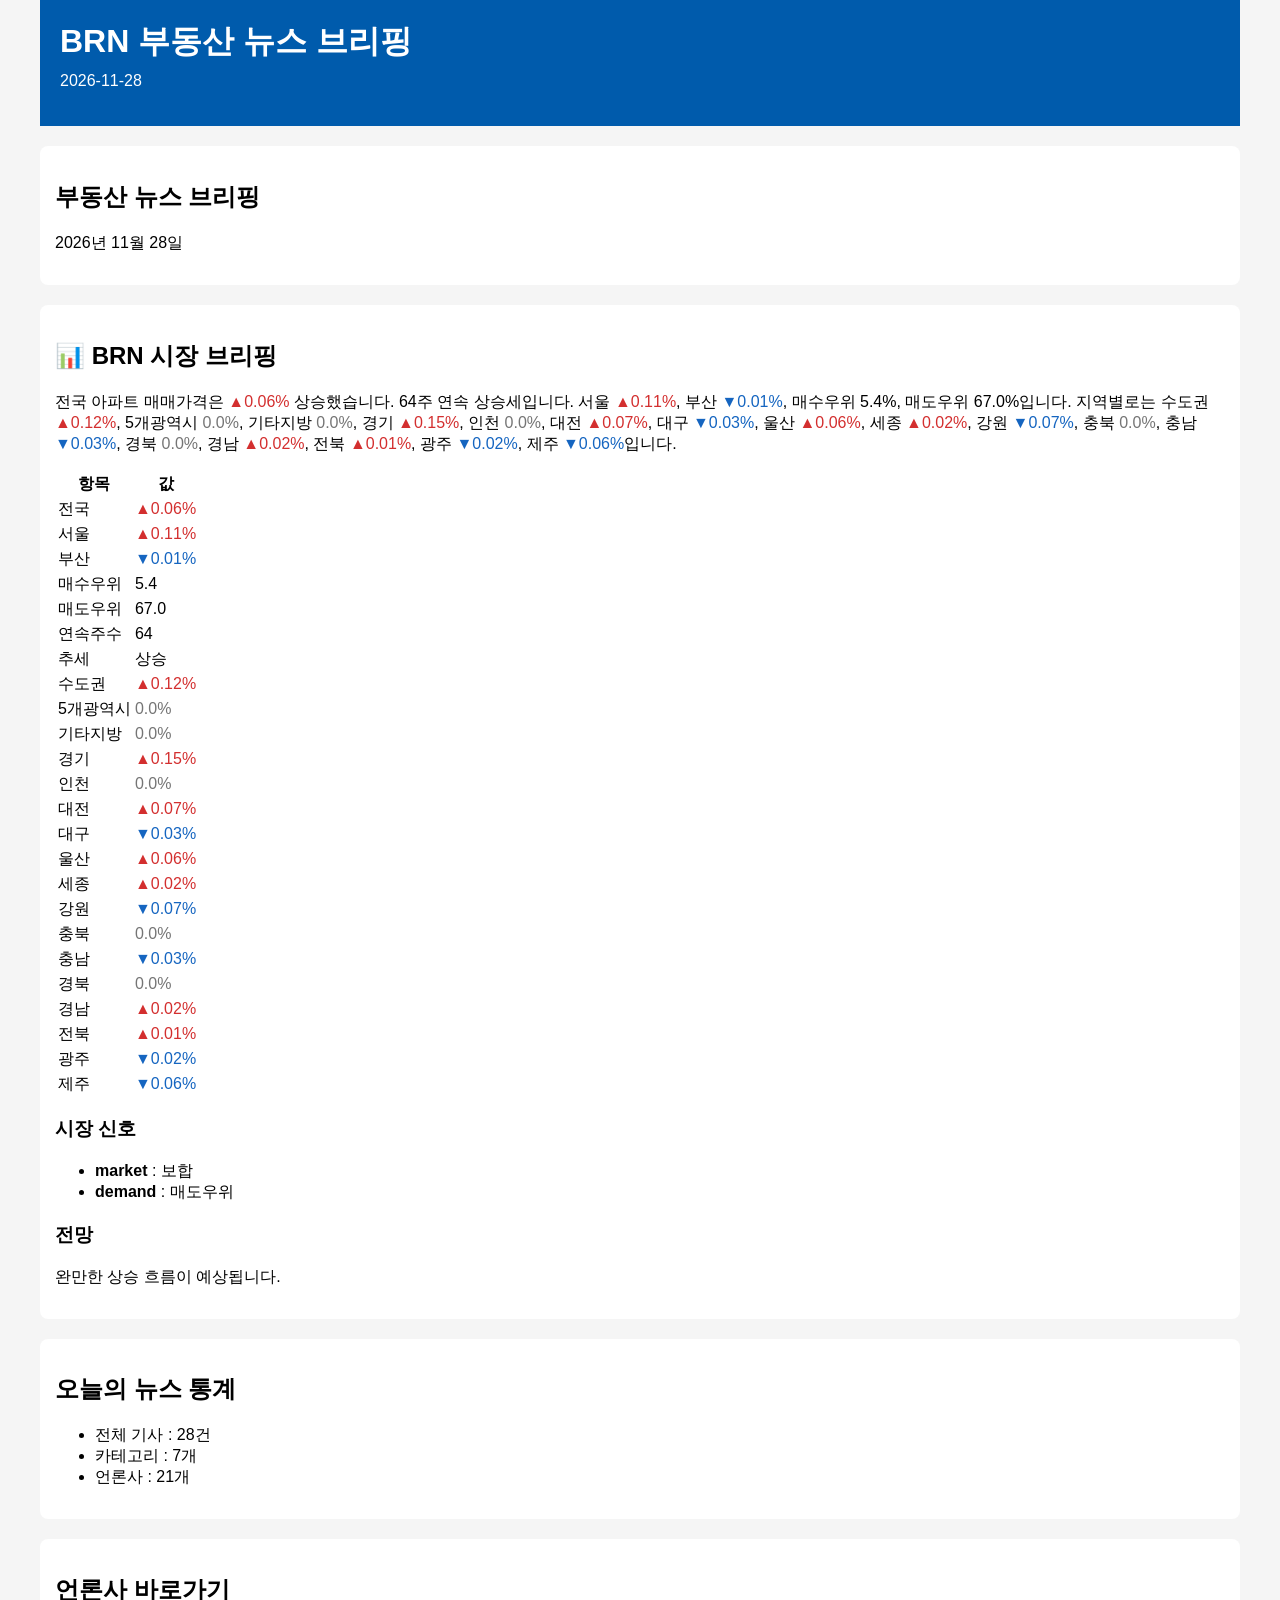
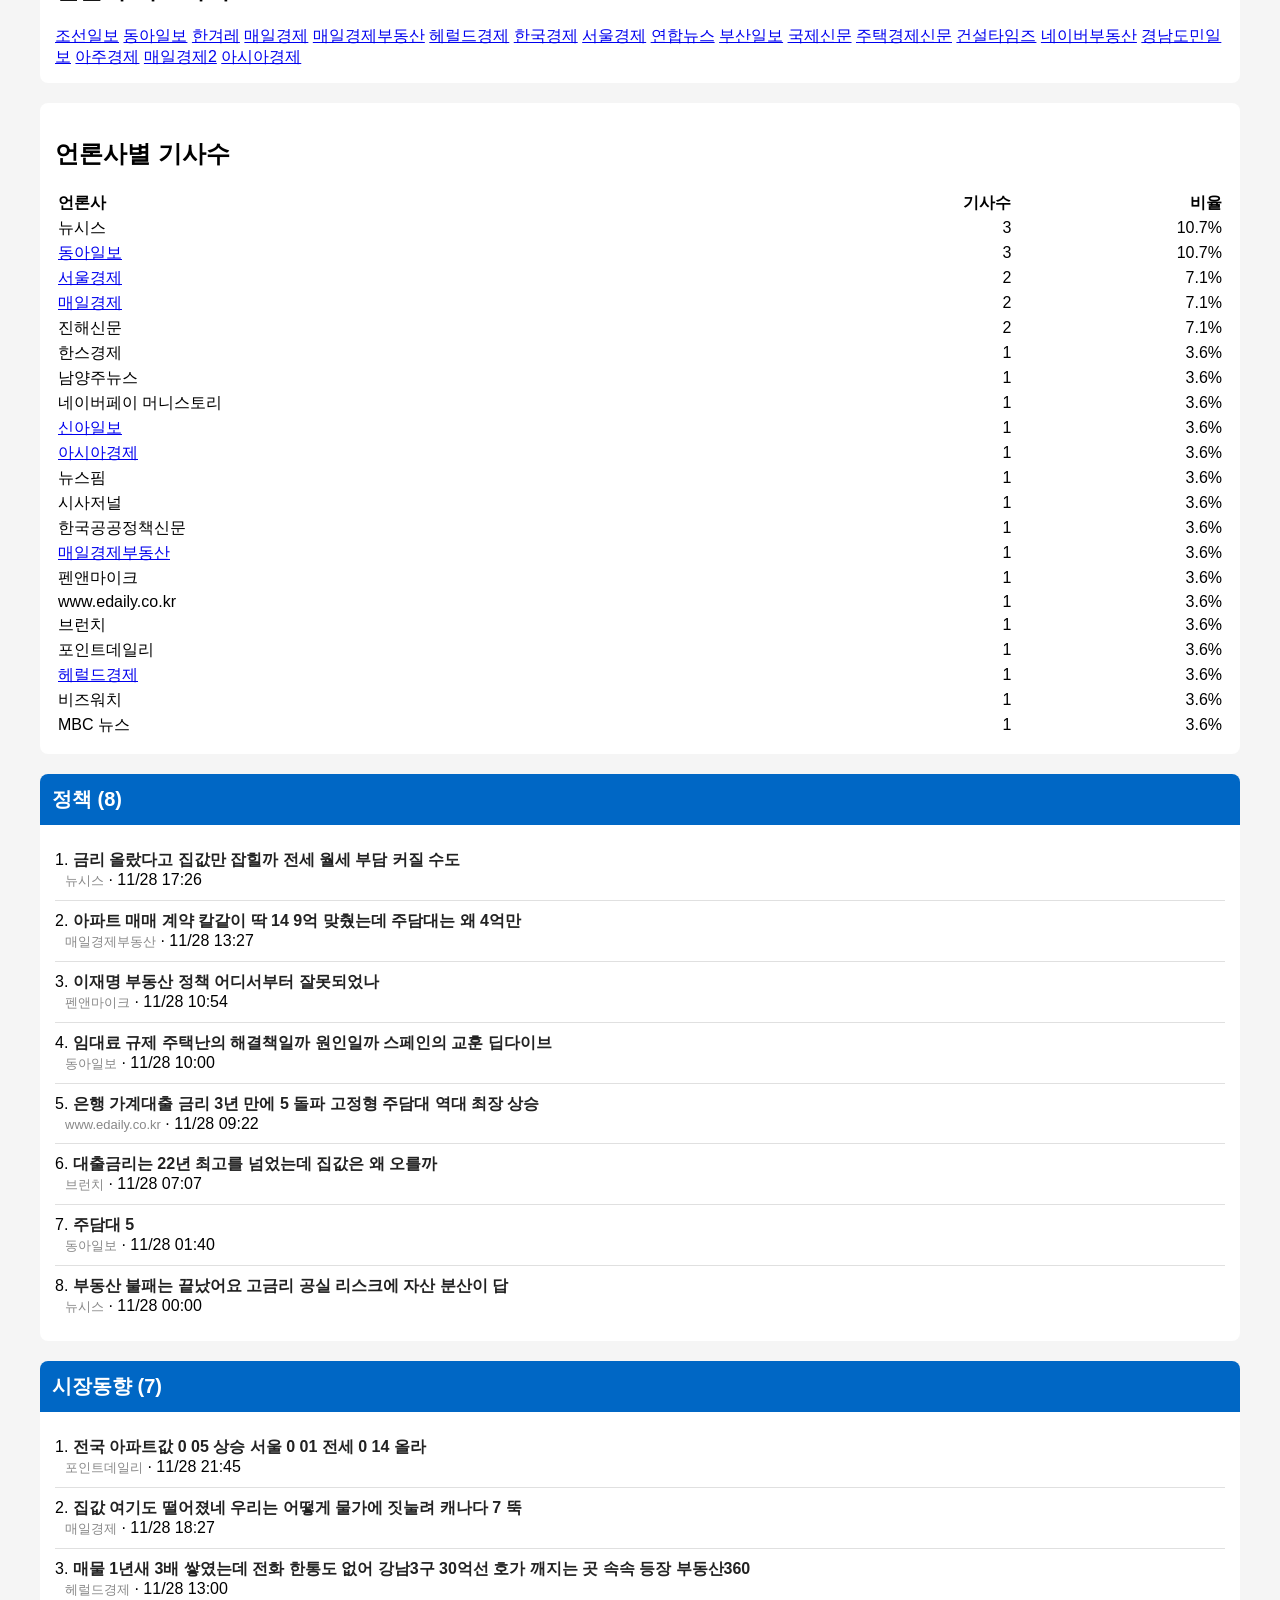
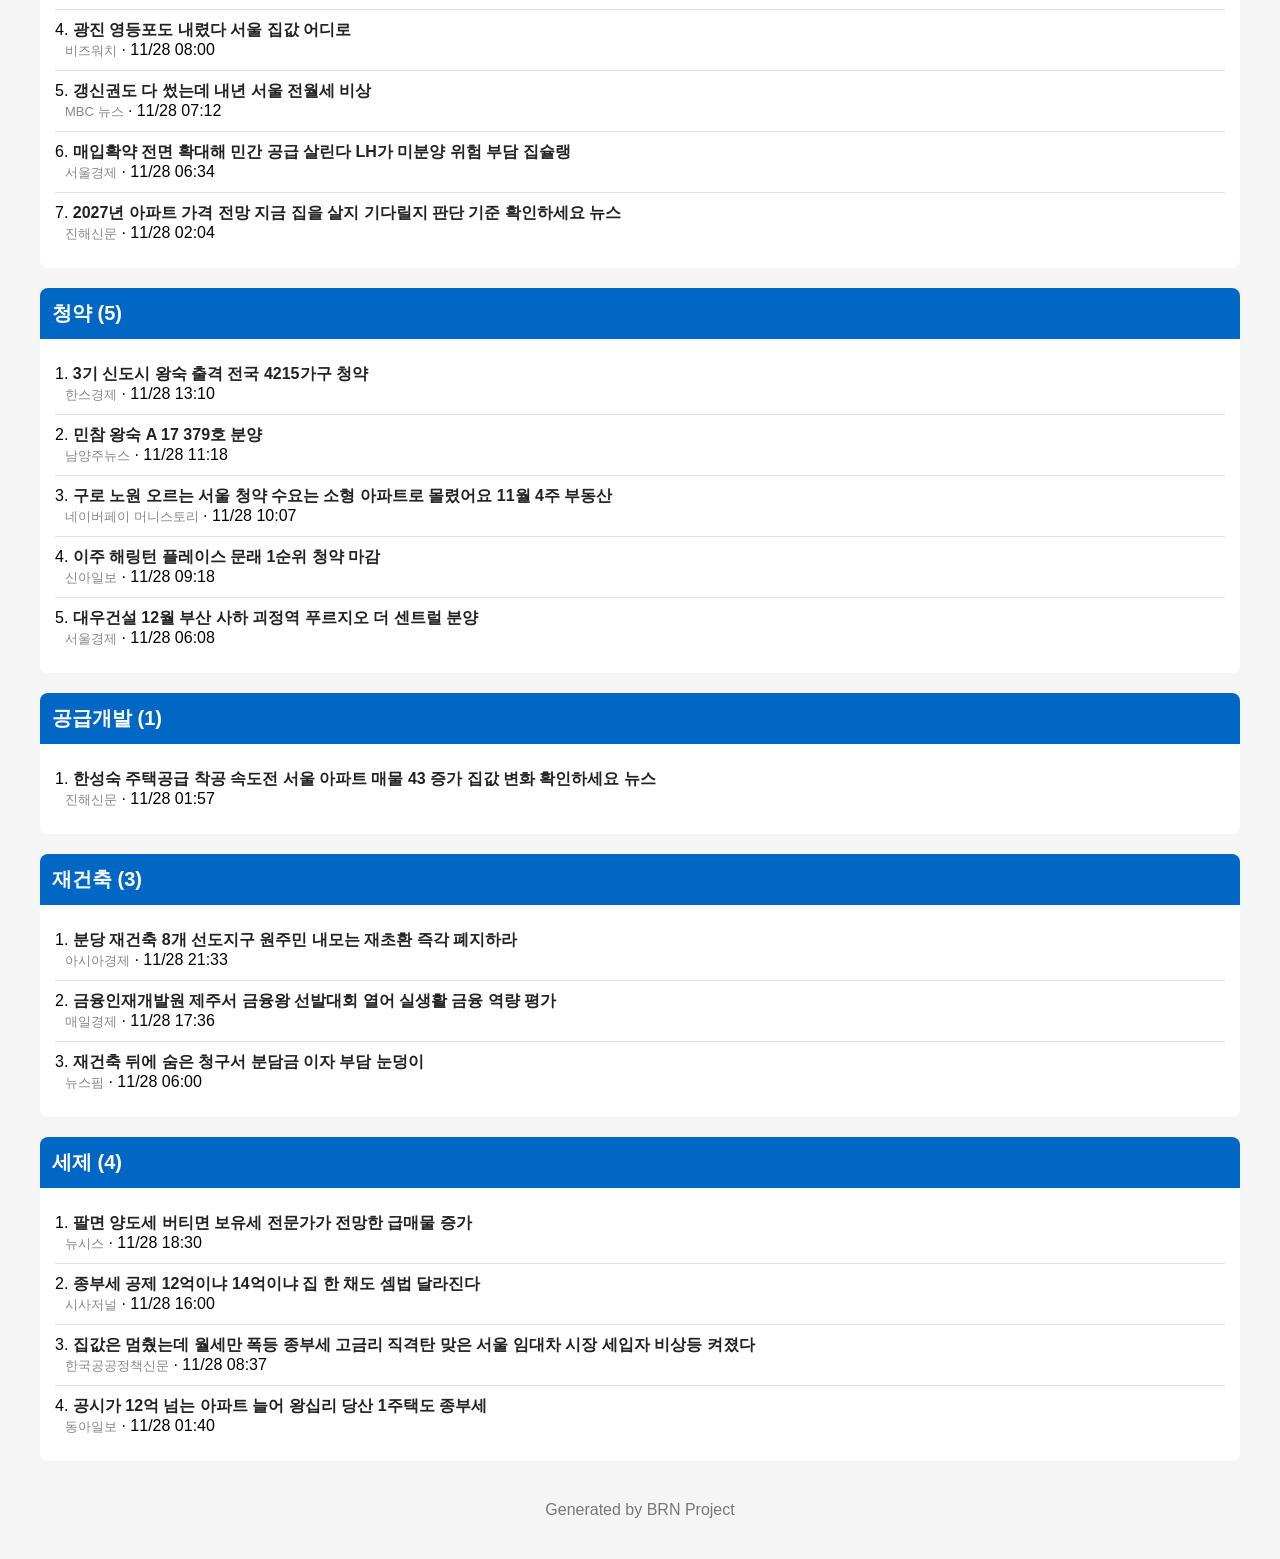
<file: index.html>
﻿<!DOCTYPE html>
<html lang="ko">
<head>
<meta charset="utf-8">
<meta name="viewport" content="width=device-width, initial-scale=1.0">
<title>BRN 부동산 뉴스 브리핑</title>

<style>

body {
    margin:0;
    padding:0;
    background:#f5f5f5;
    font-family:Arial, Helvetica, sans-serif;
}

.container {
    width:95%;
    max-width:1200px;
    margin:auto;
}

header {
    background:#005bac;
    color:white;
    padding:20px;
}

header h1 {
    margin:0;
}

header p {
    margin-top:8px;
}

.summary {
    background:white;
    padding:15px;
    margin:20px 0;
    border-radius:8px;
}

.category {
    background:white;
    margin:20px 0;
    border-radius:8px;
    overflow:hidden;
}

.category-title {
    background:#0067c5;
    color:white;
    padding:12px;
    font-size:20px;
    font-weight:bold;
}

.news-list {
    padding:15px;
}

.news-item {
    padding:10px 0;
    border-bottom:1px solid #e0e0e0;
}

.news-item:last-child {
    border-bottom:none;
}

.news-item a {
    color:#222;
    text-decoration:none;
    font-weight:bold;
}

.news-item a:hover {
    color:#0067c5;
}

.source {
    margin-left:10px;
    color:#888;
    font-size:13px;
}

footer {
    margin:40px 0;
    text-align:center;
    color:#777;
}

</style>

</head>

<body>

<div class="container">

<header>
<h1>BRN 부동산 뉴스 브리핑</h1>
<p>2026-11-28</p>
</header>

<div class='summary'>
<h2>부동산 뉴스 브리핑</h2>
<p>2026년 11월 28일</p>
</div>
<div class='summary'>
<h2>📊 BRN 시장 브리핑</h2>
<p>전국 아파트 매매가격은 <span style="color:#d32f2f;">▲0.06%</span> 상승했습니다. 64주 연속 상승세입니다. 서울 <span style="color:#d32f2f;">▲0.11%</span>, 부산 <span style="color:#1565c0;">▼0.01%</span>, 매수우위 5.4%, 매도우위 67.0%입니다. 지역별로는 수도권 <span style="color:#d32f2f;">▲0.12%</span>, 5개광역시 <span style="color:#757575;">0.0%</span>, 기타지방 <span style="color:#757575;">0.0%</span>, 경기 <span style="color:#d32f2f;">▲0.15%</span>, 인천 <span style="color:#757575;">0.0%</span>, 대전 <span style="color:#d32f2f;">▲0.07%</span>, 대구 <span style="color:#1565c0;">▼0.03%</span>, 울산 <span style="color:#d32f2f;">▲0.06%</span>, 세종 <span style="color:#d32f2f;">▲0.02%</span>, 강원 <span style="color:#1565c0;">▼0.07%</span>, 충북 <span style="color:#757575;">0.0%</span>, 충남 <span style="color:#1565c0;">▼0.03%</span>, 경북 <span style="color:#757575;">0.0%</span>, 경남 <span style="color:#d32f2f;">▲0.02%</span>, 전북 <span style="color:#d32f2f;">▲0.01%</span>, 광주 <span style="color:#1565c0;">▼0.02%</span>, 제주 <span style="color:#1565c0;">▼0.06%</span>입니다.</p>
<table>
<tr><th>항목</th><th>값</th></tr>
<tr><td>전국</td><td><span style="color:#d32f2f;">▲0.06%</span></td></tr>
<tr><td>서울</td><td><span style="color:#d32f2f;">▲0.11%</span></td></tr>
<tr><td>부산</td><td><span style="color:#1565c0;">▼0.01%</span></td></tr>
<tr><td>매수우위</td><td>5.4</td></tr>
<tr><td>매도우위</td><td>67.0</td></tr>
<tr><td>연속주수</td><td>64</td></tr>
<tr><td>추세</td><td>상승</td></tr>
<tr><td>수도권</td><td><span style="color:#d32f2f;">▲0.12%</span></td></tr>
<tr><td>5개광역시</td><td><span style="color:#757575;">0.0%</span></td></tr>
<tr><td>기타지방</td><td><span style="color:#757575;">0.0%</span></td></tr>
<tr><td>경기</td><td><span style="color:#d32f2f;">▲0.15%</span></td></tr>
<tr><td>인천</td><td><span style="color:#757575;">0.0%</span></td></tr>
<tr><td>대전</td><td><span style="color:#d32f2f;">▲0.07%</span></td></tr>
<tr><td>대구</td><td><span style="color:#1565c0;">▼0.03%</span></td></tr>
<tr><td>울산</td><td><span style="color:#d32f2f;">▲0.06%</span></td></tr>
<tr><td>세종</td><td><span style="color:#d32f2f;">▲0.02%</span></td></tr>
<tr><td>강원</td><td><span style="color:#1565c0;">▼0.07%</span></td></tr>
<tr><td>충북</td><td><span style="color:#757575;">0.0%</span></td></tr>
<tr><td>충남</td><td><span style="color:#1565c0;">▼0.03%</span></td></tr>
<tr><td>경북</td><td><span style="color:#757575;">0.0%</span></td></tr>
<tr><td>경남</td><td><span style="color:#d32f2f;">▲0.02%</span></td></tr>
<tr><td>전북</td><td><span style="color:#d32f2f;">▲0.01%</span></td></tr>
<tr><td>광주</td><td><span style="color:#1565c0;">▼0.02%</span></td></tr>
<tr><td>제주</td><td><span style="color:#1565c0;">▼0.06%</span></td></tr>
</table>
<h3>시장 신호</h3>
<ul>
<li><b>market</b> : 보합</li>
<li><b>demand</b> : 매도우위</li>
</ul>
<h3>전망</h3>
<p>완만한 상승 흐름이 예상됩니다.</p>
</div>
<div class='summary'>
<h2>오늘의 뉴스 통계</h2>
<ul>
<li>전체 기사 : 28건</li>
<li>카테고리 : 7개</li>
<li>언론사 : 21개</li>
</ul>
</div>
<div class='summary'>
<h2>언론사 바로가기</h2>
<div class='source-links'>
<a class='source-link' href='https://www.chosun.com/economy/real_estate/' target='_blank' rel='noopener noreferrer'>조선일보</a>
<a class='source-link' href='https://www.donga.com/news/Economy/Realestate' target='_blank' rel='noopener noreferrer'>동아일보</a>
<a class='source-link' href='https://www.hani.co.kr/arti/economy/property/' target='_blank' rel='noopener noreferrer'>한겨레</a>
<a class='source-link' href='https://www.mk.co.kr/news/realestate/' target='_blank' rel='noopener noreferrer'>매일경제</a>
<a class='source-link' href='https://www.mk.co.kr/news/realestate/' target='_blank' rel='noopener noreferrer'>매일경제부동산</a>
<a class='source-link' href='https://biz.heraldcorp.com/' target='_blank' rel='noopener noreferrer'>헤럴드경제</a>
<a class='source-link' href='https://www.hankyung.com/realestate' target='_blank' rel='noopener noreferrer'>한국경제</a>
<a class='source-link' href='https://www.sedaily.com/' target='_blank' rel='noopener noreferrer'>서울경제</a>
<a class='source-link' href='https://www.yna.co.kr/economy/real-estate/' target='_blank' rel='noopener noreferrer'>연합뉴스</a>
<a class='source-link' href='https://www.busan.com/economy/' target='_blank' rel='noopener noreferrer'>부산일보</a>
<a class='source-link' href='http://www.kookje.co.kr/news2011/asp/sub_main.htm?code=0220' target='_blank' rel='noopener noreferrer'>국제신문</a>
<a class='source-link' href='https://www.arunews.com/' target='_blank' rel='noopener noreferrer'>주택경제신문</a>
<a class='source-link' href='https://www.constimes.co.kr/' target='_blank' rel='noopener noreferrer'>건설타임즈</a>
<a class='source-link' href='https://land.naver.com/news/' target='_blank' rel='noopener noreferrer'>네이버부동산</a>
<a class='source-link' href='https://www.idomin.com/' target='_blank' rel='noopener noreferrer'>경남도민일보</a>
<a class='source-link' href='https://www.ajunews.com/investment/realestate' target='_blank' rel='noopener noreferrer'>아주경제</a>
<a class='source-link' href='https://www.mk.co.kr/' target='_blank' rel='noopener noreferrer'>매일경제2</a>
<a class='source-link' href='https://www.asiae.co.kr/' target='_blank' rel='noopener noreferrer'>아시아경제</a>
</div>
</div>
<div class='summary'>
<h2>언론사별 기사수</h2>
<table style='width:100%'>
<tr><th align='left'>언론사</th><th align='right'>기사수</th><th align='right'>비율</th></tr>
<tr><td>뉴시스</td><td align='right'>3</td><td align='right'>10.7%</td></tr>
<tr><td><a href='https://www.donga.com/news/Economy/Realestate' target='_blank' rel='noopener noreferrer'>동아일보</a></td><td align='right'>3</td><td align='right'>10.7%</td></tr>
<tr><td><a href='https://www.sedaily.com/' target='_blank' rel='noopener noreferrer'>서울경제</a></td><td align='right'>2</td><td align='right'>7.1%</td></tr>
<tr><td><a href='https://www.mk.co.kr/news/realestate/' target='_blank' rel='noopener noreferrer'>매일경제</a></td><td align='right'>2</td><td align='right'>7.1%</td></tr>
<tr><td>진해신문</td><td align='right'>2</td><td align='right'>7.1%</td></tr>
<tr><td>한스경제</td><td align='right'>1</td><td align='right'>3.6%</td></tr>
<tr><td>남양주뉴스</td><td align='right'>1</td><td align='right'>3.6%</td></tr>
<tr><td>네이버페이 머니스토리</td><td align='right'>1</td><td align='right'>3.6%</td></tr>
<tr><td><a href='https://www.shinailbo.co.kr/' target='_blank' rel='noopener noreferrer'>신아일보</a></td><td align='right'>1</td><td align='right'>3.6%</td></tr>
<tr><td><a href='https://www.asiae.co.kr/' target='_blank' rel='noopener noreferrer'>아시아경제</a></td><td align='right'>1</td><td align='right'>3.6%</td></tr>
<tr><td>뉴스핌</td><td align='right'>1</td><td align='right'>3.6%</td></tr>
<tr><td>시사저널</td><td align='right'>1</td><td align='right'>3.6%</td></tr>
<tr><td>한국공공정책신문</td><td align='right'>1</td><td align='right'>3.6%</td></tr>
<tr><td><a href='https://www.mk.co.kr/news/realestate/' target='_blank' rel='noopener noreferrer'>매일경제부동산</a></td><td align='right'>1</td><td align='right'>3.6%</td></tr>
<tr><td>펜앤마이크</td><td align='right'>1</td><td align='right'>3.6%</td></tr>
<tr><td>www.edaily.co.kr</td><td align='right'>1</td><td align='right'>3.6%</td></tr>
<tr><td>브런치</td><td align='right'>1</td><td align='right'>3.6%</td></tr>
<tr><td>포인트데일리</td><td align='right'>1</td><td align='right'>3.6%</td></tr>
<tr><td><a href='https://biz.heraldcorp.com/' target='_blank' rel='noopener noreferrer'>헤럴드경제</a></td><td align='right'>1</td><td align='right'>3.6%</td></tr>
<tr><td>비즈워치</td><td align='right'>1</td><td align='right'>3.6%</td></tr>
<tr><td>MBC 뉴스</td><td align='right'>1</td><td align='right'>3.6%</td></tr>
</table>
</div>

<section class="category">

<div class="category-title">
정책 (8)
</div>

<div class="news-list">

<div class='news-item'>
<div class='news-title'>
<span class='news-no'>1.</span> <a href='https://news.google.com/rss/articles/[base64]?oc=5' target='_blank' rel='noopener noreferrer'>금리 올랐다고 집값만 잡힐까 전세 월세 부담 커질 수도</a>
</div>
<div class='news-meta'><span class='source'>뉴시스</span> <span class='pub-time'>· 11/28 17:26</span></div>
</div>
<div class='news-item'>
<div class='news-title'>
<span class='news-no'>2.</span> <a href='https://www.mk.co.kr/news/realestate/12220683' target='_blank' rel='noopener noreferrer'>아파트 매매 계약 칼같이 딱 14 9억 맞췄는데 주담대는 왜 4억만</a>
</div>
<div class='news-meta'><span class='source'>매일경제부동산</span> <span class='pub-time'>· 11/28 13:27</span></div>
</div>
<div class='news-item'>
<div class='news-title'>
<span class='news-no'>3.</span> <a href='https://news.google.com/rss/articles/[base64]?oc=5' target='_blank' rel='noopener noreferrer'>이재명 부동산 정책 어디서부터 잘못되었나</a>
</div>
<div class='news-meta'><span class='source'>펜앤마이크</span> <span class='pub-time'>· 11/28 10:54</span></div>
</div>
<div class='news-item'>
<div class='news-title'>
<span class='news-no'>4.</span> <a href='https://www.donga.com/news/Economy/article/all/20261127/135103081/1' target='_blank' rel='noopener noreferrer'>임대료 규제 주택난의 해결책일까 원인일까 스페인의 교훈 딥다이브</a>
</div>
<div class='news-meta'><span class='source'>동아일보</span> <span class='pub-time'>· 11/28 10:00</span></div>
</div>
<div class='news-item'>
<div class='news-title'>
<span class='news-no'>5.</span> <a href='https://news.google.com/rss/articles/[base64]?oc=5' target='_blank' rel='noopener noreferrer'>은행 가계대출 금리 3년 만에 5 돌파 고정형 주담대 역대 최장 상승</a>
</div>
<div class='news-meta'><span class='source'>www.edaily.co.kr</span> <span class='pub-time'>· 11/28 09:22</span></div>
</div>
<div class='news-item'>
<div class='news-title'>
<span class='news-no'>6.</span> <a href='https://news.google.com/rss/articles/CBMiS0FVX3lxTE51cUk4VlE4eVd1VUdfb09TS3kwME5YWnJZMVNySDUwaGhKdjNPdkdGYVh4d05FRTFXU04tZHpCTVF1YzRWMFE2TzVGcw?oc=5' target='_blank' rel='noopener noreferrer'>대출금리는 22년 최고를 넘었는데 집값은 왜 오를까</a>
</div>
<div class='news-meta'><span class='source'>브런치</span> <span class='pub-time'>· 11/28 07:07</span></div>
</div>
<div class='news-item'>
<div class='news-title'>
<span class='news-no'>7.</span> <a href='https://www.donga.com/news/Economy/article/all/20261127/135106378/2' target='_blank' rel='noopener noreferrer'>주담대 5</a>
</div>
<div class='news-meta'><span class='source'>동아일보</span> <span class='pub-time'>· 11/28 01:40</span></div>
</div>
<div class='news-item'>
<div class='news-title'>
<span class='news-no'>8.</span> <a href='https://news.google.com/rss/articles/[base64]?oc=5' target='_blank' rel='noopener noreferrer'>부동산 불패는 끝났어요 고금리 공실 리스크에 자산 분산이 답</a>
</div>
<div class='news-meta'><span class='source'>뉴시스</span> <span class='pub-time'>· 11/28 00:00</span></div>
</div>

</div>
</section>


<section class="category">

<div class="category-title">
시장동향 (7)
</div>

<div class="news-list">

<div class='news-item'>
<div class='news-title'>
<span class='news-no'>1.</span> <a href='https://news.google.com/rss/articles/[base64]?oc=5' target='_blank' rel='noopener noreferrer'>전국 아파트값 0 05 상승 서울 0 01 전세 0 14 올라</a>
</div>
<div class='news-meta'><span class='source'>포인트데일리</span> <span class='pub-time'>· 11/28 21:45</span></div>
</div>
<div class='news-item'>
<div class='news-title'>
<span class='news-no'>2.</span> <a href='https://news.google.com/rss/articles/CBMiUkFVX3lxTFAwMkt2VTlGVFBHRVFWakZBWXFZV1ZNMmlaY0daSXVkMUxnMG1oaGx5Z2ZoTUJzaWFrQ0tjRUJBWkRmQTYycEhqTFFaX1JyUzk3NXc?oc=5' target='_blank' rel='noopener noreferrer'>집값 여기도 떨어졌네 우리는 어떻게 물가에 짓눌려 캐나다 7 뚝</a>
</div>
<div class='news-meta'><span class='source'>매일경제</span> <span class='pub-time'>· 11/28 18:27</span></div>
</div>
<div class='news-item'>
<div class='news-title'>
<span class='news-no'>3.</span> <a href='https://biz.heraldcorp.com/article/10952101' target='_blank' rel='noopener noreferrer'>매물 1년새 3배 쌓였는데 전화 한통도 없어 강남3구 30억선 호가 깨지는 곳 속속 등장 부동산360</a>
</div>
<div class='news-meta'><span class='source'>헤럴드경제</span> <span class='pub-time'>· 11/28 13:00</span></div>
</div>
<div class='news-item'>
<div class='news-title'>
<span class='news-no'>4.</span> <a href='https://news.google.com/rss/articles/CBMicEFVX3lxTE1MYTQtT2dfbE13M3B4VWUtcmxMTTJVdURmTkd6bEE2LWM5ZFhlRnJDRVVuNDAxbXFfT1RFdlJDUEkxZ2psM0VQc29tdlNuR3lqLWpyT2pDWDlaYmNwSUVGS2Rtb3Y4Q1VxVzVjMHJENXM?oc=5' target='_blank' rel='noopener noreferrer'>광진 영등포도 내렸다 서울 집값 어디로</a>
</div>
<div class='news-meta'><span class='source'>비즈워치</span> <span class='pub-time'>· 11/28 08:00</span></div>
</div>
<div class='news-item'>
<div class='news-title'>
<span class='news-no'>5.</span> <a href='https://news.google.com/rss/articles/[base64]?oc=5' target='_blank' rel='noopener noreferrer'>갱신권도 다 썼는데 내년 서울 전월세 비상</a>
</div>
<div class='news-meta'><span class='source'>MBC 뉴스</span> <span class='pub-time'>· 11/28 07:12</span></div>
</div>
<div class='news-item'>
<div class='news-title'>
<span class='news-no'>6.</span> <a href='https://www.sedaily.com/article/20120089' target='_blank' rel='noopener noreferrer'>매입확약 전면 확대해 민간 공급 살린다 LH가 미분양 위험 부담 집슐랭</a>
</div>
<div class='news-meta'><span class='source'>서울경제</span> <span class='pub-time'>· 11/28 06:34</span></div>
</div>
<div class='news-item'>
<div class='news-title'>
<span class='news-no'>7.</span> <a href='https://news.google.com/rss/articles/CBMifEFVX3lxTFBWZS1UN0xRLXVLNFNBRWZkYTdtc1FEMzVfaFk3RHZCWk14azFmYW5weVFPVEhoZ2NMLV9OZ2dWaVBxVEJ5T2JURmtFNjN0R0RRYUNQS0k2eDVBVjQ4bF8wcC1pRGxTZ281cWRFemh2NGFfV0VUVWd3dW5pNmc?oc=5' target='_blank' rel='noopener noreferrer'>2027년 아파트 가격 전망 지금 집을 살지 기다릴지 판단 기준 확인하세요 뉴스</a>
</div>
<div class='news-meta'><span class='source'>진해신문</span> <span class='pub-time'>· 11/28 02:04</span></div>
</div>

</div>
</section>


<section class="category">

<div class="category-title">
청약 (5)
</div>

<div class="news-list">

<div class='news-item'>
<div class='news-title'>
<span class='news-no'>1.</span> <a href='https://news.google.com/rss/articles/[base64]?oc=5' target='_blank' rel='noopener noreferrer'>3기 신도시 왕숙 출격 전국 4215가구 청약</a>
</div>
<div class='news-meta'><span class='source'>한스경제</span> <span class='pub-time'>· 11/28 13:10</span></div>
</div>
<div class='news-item'>
<div class='news-title'>
<span class='news-no'>2.</span> <a href='https://news.google.com/rss/articles/CBMibkFVX3lxTE5XbzV4SzZPcDI0blk0RGQ3TGt5Y0RXSjVNLWRCNnhMZ2RkaFFINXFDZVFfSFpHUEQzUm5IMU0yWER3V0c5UkZKbVBEUW1XM2dkQW5kbEFlTWxQN3BGTXlxWU5vcTR6ay1NNWFLWkRR?oc=5' target='_blank' rel='noopener noreferrer'>민참 왕숙 A 17 379호 분양</a>
</div>
<div class='news-meta'><span class='source'>남양주뉴스</span> <span class='pub-time'>· 11/28 11:18</span></div>
</div>
<div class='news-item'>
<div class='news-title'>
<span class='news-no'>3.</span> <a href='https://news.google.com/rss/articles/CBMiW0FVX3lxTE9kUXhSMFMxcGh4QkJqUGRvMUw0TWZfS3RIQnpNYTloNTdGbl9KLTNoOE5fbjBiR3ZmV2swODRoOE1JdEJLWXRKTUdYY1BLZldRcUtfSDdnU0oydWc?oc=5' target='_blank' rel='noopener noreferrer'>구로 노원 오르는 서울 청약 수요는 소형 아파트로 몰렸어요 11월 4주 부동산</a>
</div>
<div class='news-meta'><span class='source'>네이버페이 머니스토리</span> <span class='pub-time'>· 11/28 10:07</span></div>
</div>
<div class='news-item'>
<div class='news-title'>
<span class='news-no'>4.</span> <a href='https://news.google.com/rss/articles/CBMicEFVX3lxTE4xNjJEOG5iSGxTa2sycFpreVdaRElrZGVTZHhwR0h2TU9UN3RGR0VHUzl6a3NKQ2dJU1BVVU5ZTzRCV3RXb29mX3lkbGF0YVRmQWVCc2h5cVhLRlFYOEZkNVA0dlZUWFdmUmo1V29HZHA?oc=5' target='_blank' rel='noopener noreferrer'>이주 해링턴 플레이스 문래 1순위 청약 마감</a>
</div>
<div class='news-meta'><span class='source'>신아일보</span> <span class='pub-time'>· 11/28 09:18</span></div>
</div>
<div class='news-item'>
<div class='news-title'>
<span class='news-no'>5.</span> <a href='https://www.sedaily.com/article/20120090' target='_blank' rel='noopener noreferrer'>대우건설 12월 부산 사하 괴정역 푸르지오 더 센트럴 분양</a>
</div>
<div class='news-meta'><span class='source'>서울경제</span> <span class='pub-time'>· 11/28 06:08</span></div>
</div>

</div>
</section>


<section class="category">

<div class="category-title">
공급개발 (1)
</div>

<div class="news-list">

<div class='news-item'>
<div class='news-title'>
<span class='news-no'>1.</span> <a href='https://news.google.com/rss/articles/CBMifEFVX3lxTE1jNzZ4ZUZZQUwtVVN6M1ctZ3FsdThqX3ZCbmdaeURDSHNQMGF4b0NoZnhQYTVBSk5RdFBrQXBrbi1TYjFoNzBxeUlFdVQtYnktdGFnQjN0MkJYWlBYYXVKR0ROVHFUYjY2Ulc0NjJYSWszLUhMSE1OR2c0b04?oc=5' target='_blank' rel='noopener noreferrer'>한성숙 주택공급 착공 속도전 서울 아파트 매물 43 증가 집값 변화 확인하세요 뉴스</a>
</div>
<div class='news-meta'><span class='source'>진해신문</span> <span class='pub-time'>· 11/28 01:57</span></div>
</div>

</div>
</section>


<section class="category">

<div class="category-title">
재건축 (3)
</div>

<div class="news-list">

<div class='news-item'>
<div class='news-title'>
<span class='news-no'>1.</span> <a href='https://view.asiae.co.kr/article/2026112821330184996' target='_blank' rel='noopener noreferrer'>분당 재건축 8개 선도지구 원주민 내모는 재초환 즉각 폐지하라</a>
</div>
<div class='news-meta'><span class='source'>아시아경제</span> <span class='pub-time'>· 11/28 21:33</span></div>
</div>
<div class='news-item'>
<div class='news-title'>
<span class='news-no'>2.</span> <a href='https://www.mk.co.kr/news/economy/12220733' target='_blank' rel='noopener noreferrer'>금융인재개발원 제주서 금융왕 선발대회 열어 실생활 금융 역량 평가</a>
</div>
<div class='news-meta'><span class='source'>매일경제</span> <span class='pub-time'>· 11/28 17:36</span></div>
</div>
<div class='news-item'>
<div class='news-title'>
<span class='news-no'>3.</span> <a href='https://news.google.com/rss/articles/CBMiXEFVX3lxTE1WNG03a291dWNVeE84NS1Kb3Z6Wkw2Mm9PQldrQTRjN2o0NzJHMVU2eHNDdUI4OEs1NFd4RVdYNVNmXzdYaG9wYnUzT1pXTU9weW8xaUF3Nm0zTTIw?oc=5' target='_blank' rel='noopener noreferrer'>재건축 뒤에 숨은 청구서 분담금 이자 부담 눈덩이</a>
</div>
<div class='news-meta'><span class='source'>뉴스핌</span> <span class='pub-time'>· 11/28 06:00</span></div>
</div>

</div>
</section>


<section class="category">

<div class="category-title">
세제 (4)
</div>

<div class="news-list">

<div class='news-item'>
<div class='news-title'>
<span class='news-no'>1.</span> <a href='https://news.google.com/rss/articles/[base64]?oc=5' target='_blank' rel='noopener noreferrer'>팔면 양도세 버티면 보유세 전문가가 전망한 급매물 증가</a>
</div>
<div class='news-meta'><span class='source'>뉴시스</span> <span class='pub-time'>· 11/28 18:30</span></div>
</div>
<div class='news-item'>
<div class='news-title'>
<span class='news-no'>2.</span> <a href='https://news.google.com/rss/articles/[base64]?oc=5' target='_blank' rel='noopener noreferrer'>종부세 공제 12억이냐 14억이냐 집 한 채도 셈법 달라진다</a>
</div>
<div class='news-meta'><span class='source'>시사저널</span> <span class='pub-time'>· 11/28 16:00</span></div>
</div>
<div class='news-item'>
<div class='news-title'>
<span class='news-no'>3.</span> <a href='https://news.google.com/rss/articles/CBMiQ0FVX3lxTFBHQmRyQl8yd01nSGd0T2dKXzFmMUNvVVhDMzdEbjU2Zm1pcG84V0Nyc0pqSEVuaEpiYUVpT2VJcnZWQjQ?oc=5' target='_blank' rel='noopener noreferrer'>집값은 멈췄는데 월세만 폭등 종부세 고금리 직격탄 맞은 서울 임대차 시장 세입자 비상등 켜졌다</a>
</div>
<div class='news-meta'><span class='source'>한국공공정책신문</span> <span class='pub-time'>· 11/28 08:37</span></div>
</div>
<div class='news-item'>
<div class='news-title'>
<span class='news-no'>4.</span> <a href='https://www.donga.com/news/Economy/article/all/20261127/135106266/2' target='_blank' rel='noopener noreferrer'>공시가 12억 넘는 아파트 늘어 왕십리 당산 1주택도 종부세</a>
</div>
<div class='news-meta'><span class='source'>동아일보</span> <span class='pub-time'>· 11/28 01:40</span></div>
</div>

</div>
</section>



<footer>
<p>Generated by BRN Project</p>
</footer>

</div>

</body>
</html>
</file>
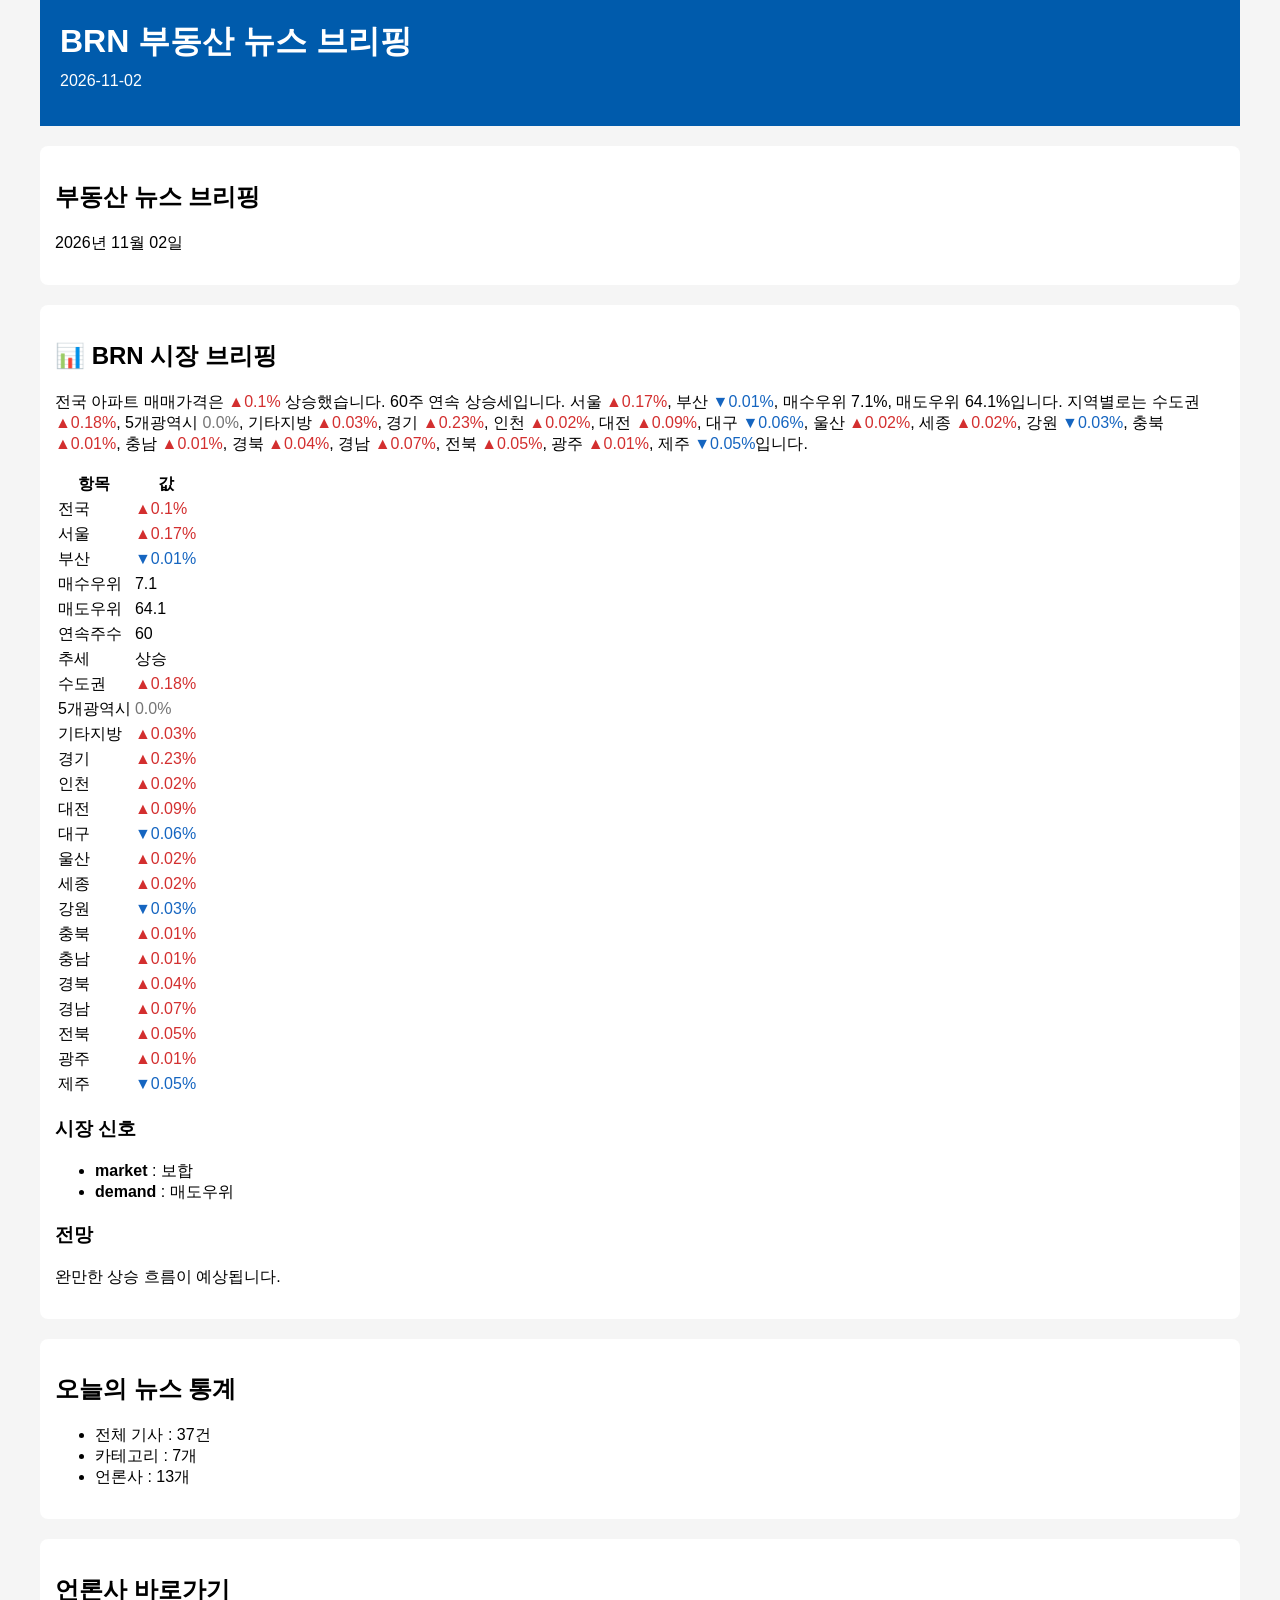
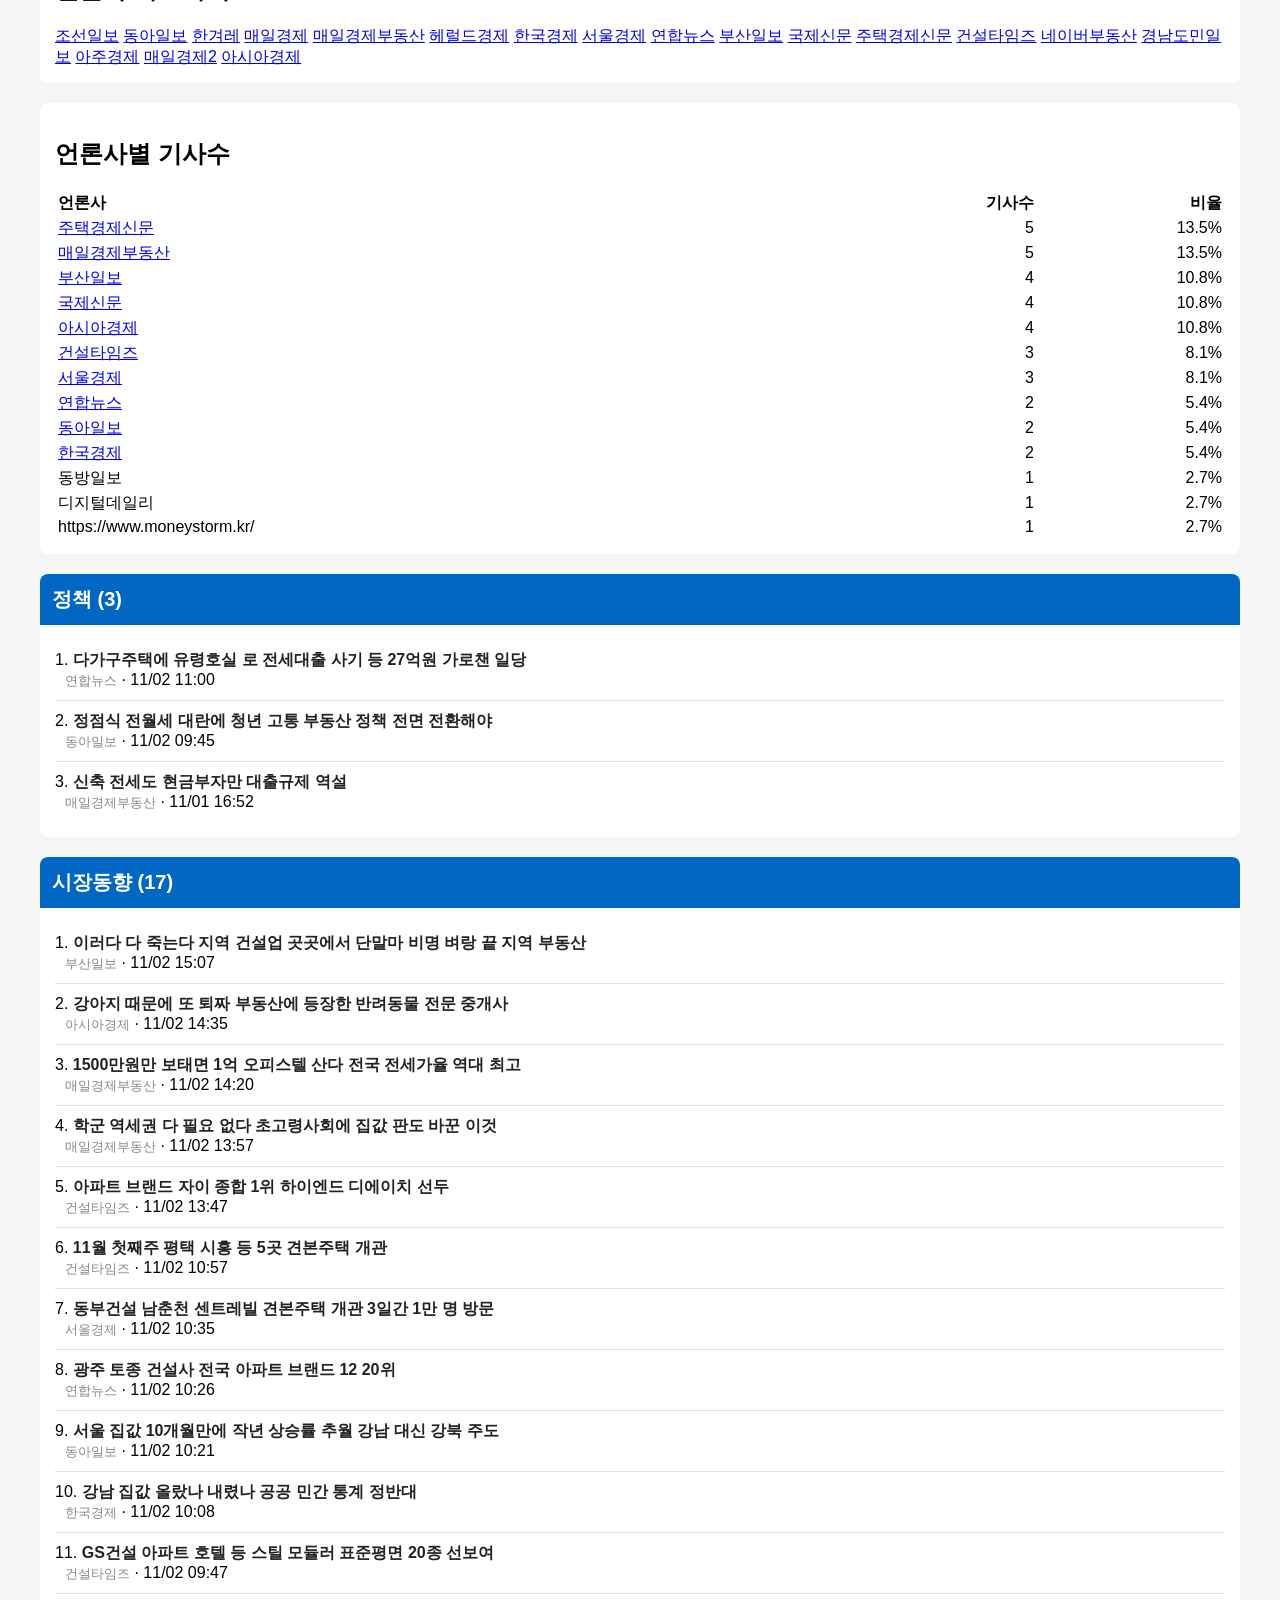
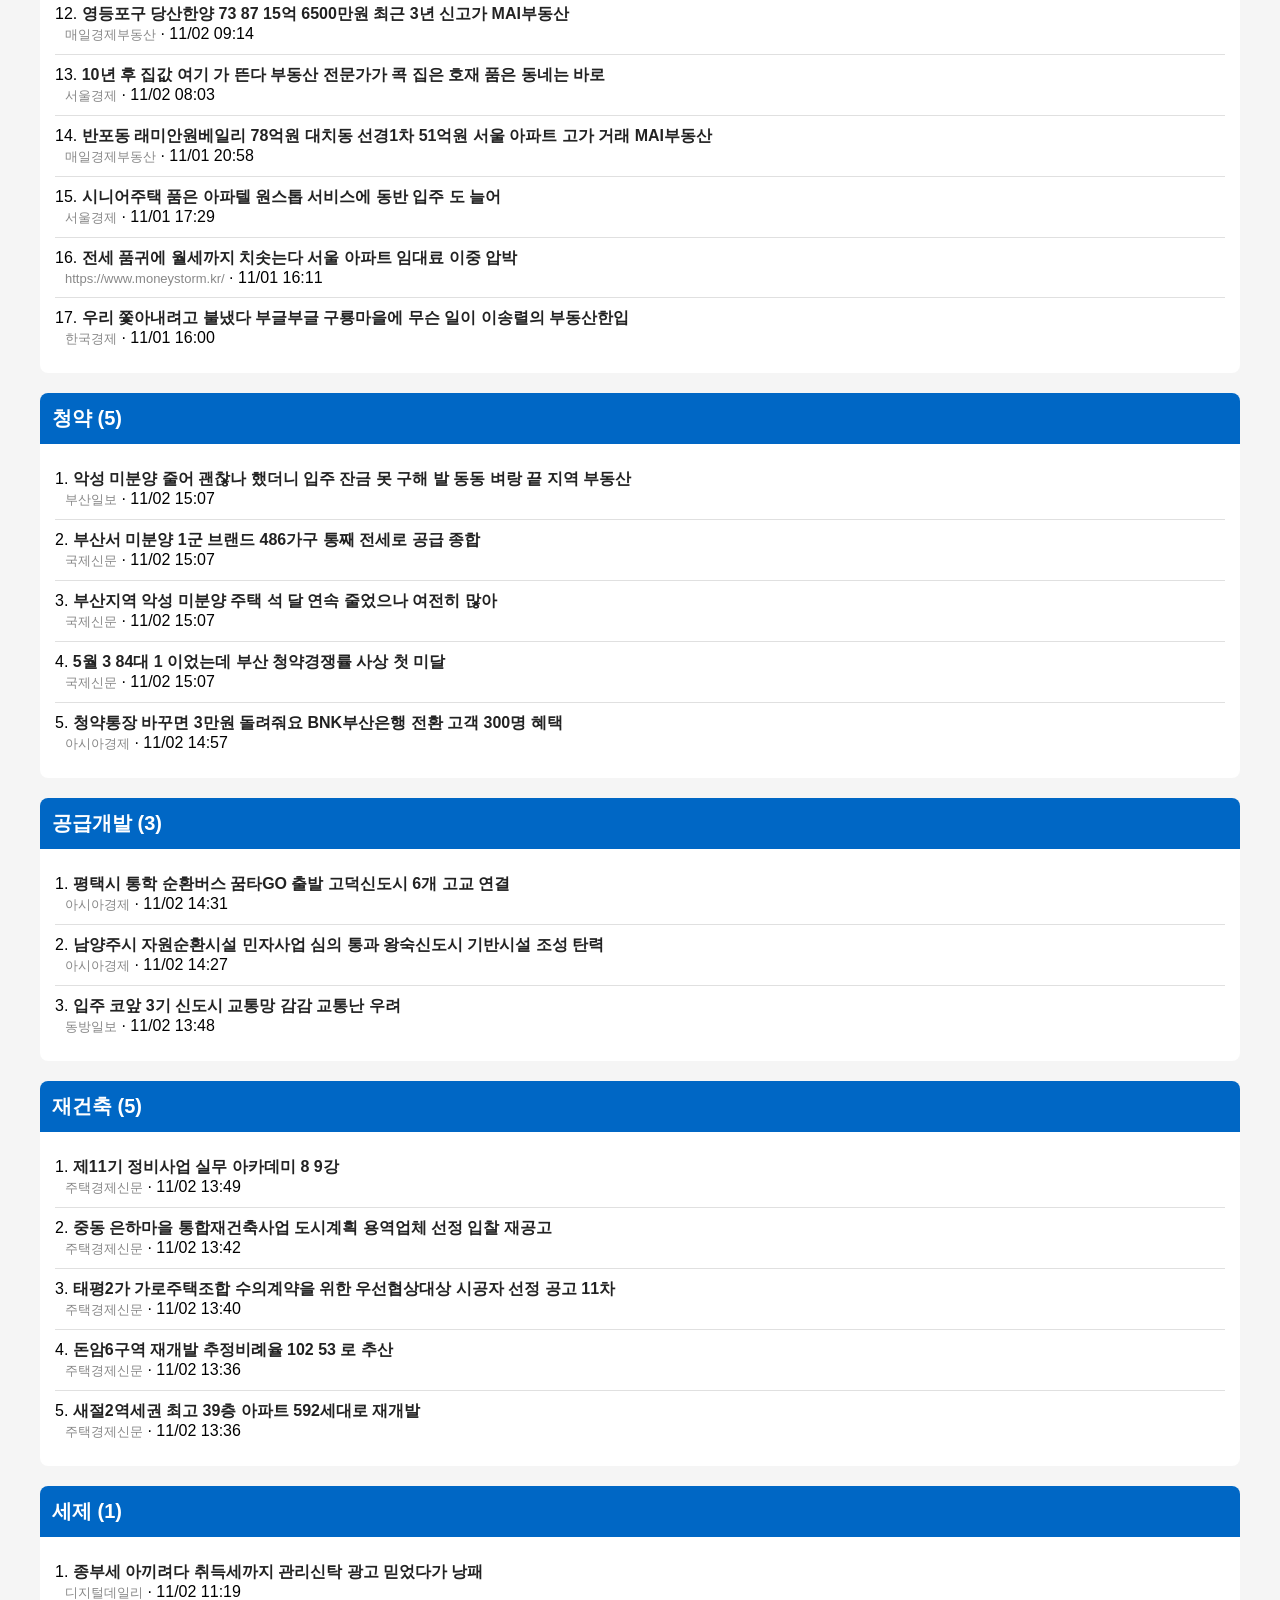
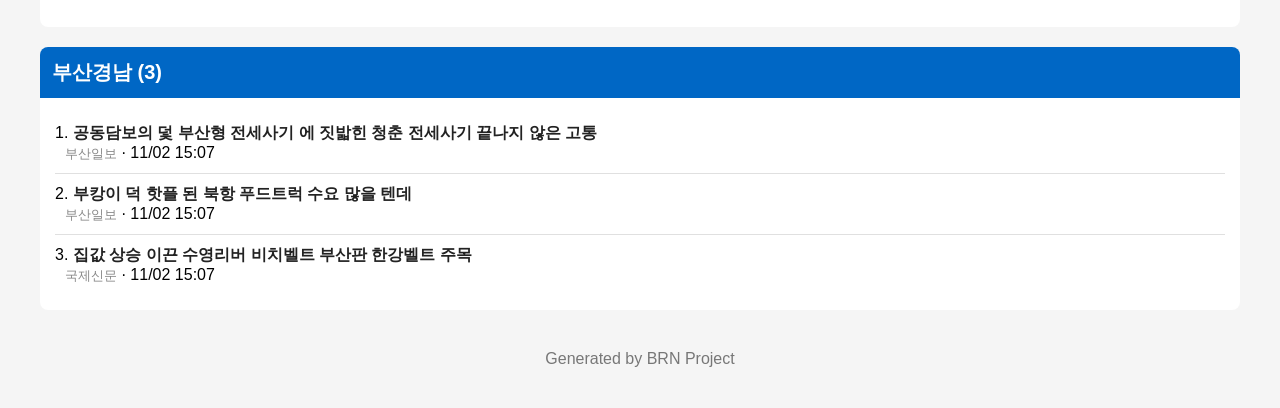
<file: templates/index.html>
﻿<!DOCTYPE html>
<html lang="ko">
<head>
<meta charset="utf-8">
<meta name="viewport" content="width=device-width, initial-scale=1.0">
<title>BRN 부동산 뉴스 브리핑</title>

<style>

body {
    margin:0;
    padding:0;
    background:#f5f5f5;
    font-family:Arial, Helvetica, sans-serif;
}

.container {
    width:95%;
    max-width:1200px;
    margin:auto;
}

header {
    background:#005bac;
    color:white;
    padding:20px;
}

header h1 {
    margin:0;
}

header p {
    margin-top:8px;
}

.summary {
    background:white;
    padding:15px;
    margin:20px 0;
    border-radius:8px;
}

.category {
    background:white;
    margin:20px 0;
    border-radius:8px;
    overflow:hidden;
}

.category-title {
    background:#0067c5;
    color:white;
    padding:12px;
    font-size:20px;
    font-weight:bold;
}

.news-list {
    padding:15px;
}

.news-item {
    padding:10px 0;
    border-bottom:1px solid #e0e0e0;
}

.news-item:last-child {
    border-bottom:none;
}

.news-item a {
    color:#222;
    text-decoration:none;
    font-weight:bold;
}

.news-item a:hover {
    color:#0067c5;
}

.source {
    margin-left:10px;
    color:#888;
    font-size:13px;
}

footer {
    margin:40px 0;
    text-align:center;
    color:#777;
}

</style>

</head>

<body>

<div class="container">

<header>
<h1>BRN 부동산 뉴스 브리핑</h1>
<p>2026-11-02</p>
</header>

<div class='summary'>
<h2>부동산 뉴스 브리핑</h2>
<p>2026년 11월 02일</p>
</div>
<div class='summary'>
<h2>📊 BRN 시장 브리핑</h2>
<p>전국 아파트 매매가격은 <span style="color:#d32f2f;">▲0.1%</span> 상승했습니다. 60주 연속 상승세입니다. 서울 <span style="color:#d32f2f;">▲0.17%</span>, 부산 <span style="color:#1565c0;">▼0.01%</span>, 매수우위 7.1%, 매도우위 64.1%입니다. 지역별로는 수도권 <span style="color:#d32f2f;">▲0.18%</span>, 5개광역시 <span style="color:#757575;">0.0%</span>, 기타지방 <span style="color:#d32f2f;">▲0.03%</span>, 경기 <span style="color:#d32f2f;">▲0.23%</span>, 인천 <span style="color:#d32f2f;">▲0.02%</span>, 대전 <span style="color:#d32f2f;">▲0.09%</span>, 대구 <span style="color:#1565c0;">▼0.06%</span>, 울산 <span style="color:#d32f2f;">▲0.02%</span>, 세종 <span style="color:#d32f2f;">▲0.02%</span>, 강원 <span style="color:#1565c0;">▼0.03%</span>, 충북 <span style="color:#d32f2f;">▲0.01%</span>, 충남 <span style="color:#d32f2f;">▲0.01%</span>, 경북 <span style="color:#d32f2f;">▲0.04%</span>, 경남 <span style="color:#d32f2f;">▲0.07%</span>, 전북 <span style="color:#d32f2f;">▲0.05%</span>, 광주 <span style="color:#d32f2f;">▲0.01%</span>, 제주 <span style="color:#1565c0;">▼0.05%</span>입니다.</p>
<table>
<tr><th>항목</th><th>값</th></tr>
<tr><td>전국</td><td><span style="color:#d32f2f;">▲0.1%</span></td></tr>
<tr><td>서울</td><td><span style="color:#d32f2f;">▲0.17%</span></td></tr>
<tr><td>부산</td><td><span style="color:#1565c0;">▼0.01%</span></td></tr>
<tr><td>매수우위</td><td>7.1</td></tr>
<tr><td>매도우위</td><td>64.1</td></tr>
<tr><td>연속주수</td><td>60</td></tr>
<tr><td>추세</td><td>상승</td></tr>
<tr><td>수도권</td><td><span style="color:#d32f2f;">▲0.18%</span></td></tr>
<tr><td>5개광역시</td><td><span style="color:#757575;">0.0%</span></td></tr>
<tr><td>기타지방</td><td><span style="color:#d32f2f;">▲0.03%</span></td></tr>
<tr><td>경기</td><td><span style="color:#d32f2f;">▲0.23%</span></td></tr>
<tr><td>인천</td><td><span style="color:#d32f2f;">▲0.02%</span></td></tr>
<tr><td>대전</td><td><span style="color:#d32f2f;">▲0.09%</span></td></tr>
<tr><td>대구</td><td><span style="color:#1565c0;">▼0.06%</span></td></tr>
<tr><td>울산</td><td><span style="color:#d32f2f;">▲0.02%</span></td></tr>
<tr><td>세종</td><td><span style="color:#d32f2f;">▲0.02%</span></td></tr>
<tr><td>강원</td><td><span style="color:#1565c0;">▼0.03%</span></td></tr>
<tr><td>충북</td><td><span style="color:#d32f2f;">▲0.01%</span></td></tr>
<tr><td>충남</td><td><span style="color:#d32f2f;">▲0.01%</span></td></tr>
<tr><td>경북</td><td><span style="color:#d32f2f;">▲0.04%</span></td></tr>
<tr><td>경남</td><td><span style="color:#d32f2f;">▲0.07%</span></td></tr>
<tr><td>전북</td><td><span style="color:#d32f2f;">▲0.05%</span></td></tr>
<tr><td>광주</td><td><span style="color:#d32f2f;">▲0.01%</span></td></tr>
<tr><td>제주</td><td><span style="color:#1565c0;">▼0.05%</span></td></tr>
</table>
<h3>시장 신호</h3>
<ul>
<li><b>market</b> : 보합</li>
<li><b>demand</b> : 매도우위</li>
</ul>
<h3>전망</h3>
<p>완만한 상승 흐름이 예상됩니다.</p>
</div>
<div class='summary'>
<h2>오늘의 뉴스 통계</h2>
<ul>
<li>전체 기사 : 37건</li>
<li>카테고리 : 7개</li>
<li>언론사 : 13개</li>
</ul>
</div>
<div class='summary'>
<h2>언론사 바로가기</h2>
<div class='source-links'>
<a class='source-link' href='https://www.chosun.com/economy/real_estate/' target='_blank' rel='noopener noreferrer'>조선일보</a>
<a class='source-link' href='https://www.donga.com/news/Economy/Realestate' target='_blank' rel='noopener noreferrer'>동아일보</a>
<a class='source-link' href='https://www.hani.co.kr/arti/economy/property/' target='_blank' rel='noopener noreferrer'>한겨레</a>
<a class='source-link' href='https://www.mk.co.kr/news/realestate/' target='_blank' rel='noopener noreferrer'>매일경제</a>
<a class='source-link' href='https://www.mk.co.kr/news/realestate/' target='_blank' rel='noopener noreferrer'>매일경제부동산</a>
<a class='source-link' href='https://biz.heraldcorp.com/' target='_blank' rel='noopener noreferrer'>헤럴드경제</a>
<a class='source-link' href='https://www.hankyung.com/realestate' target='_blank' rel='noopener noreferrer'>한국경제</a>
<a class='source-link' href='https://www.sedaily.com/' target='_blank' rel='noopener noreferrer'>서울경제</a>
<a class='source-link' href='https://www.yna.co.kr/economy/real-estate/' target='_blank' rel='noopener noreferrer'>연합뉴스</a>
<a class='source-link' href='https://www.busan.com/economy/' target='_blank' rel='noopener noreferrer'>부산일보</a>
<a class='source-link' href='http://www.kookje.co.kr/news2011/asp/sub_main.htm?code=0220' target='_blank' rel='noopener noreferrer'>국제신문</a>
<a class='source-link' href='https://www.arunews.com/' target='_blank' rel='noopener noreferrer'>주택경제신문</a>
<a class='source-link' href='https://www.constimes.co.kr/' target='_blank' rel='noopener noreferrer'>건설타임즈</a>
<a class='source-link' href='https://land.naver.com/news/' target='_blank' rel='noopener noreferrer'>네이버부동산</a>
<a class='source-link' href='https://www.idomin.com/' target='_blank' rel='noopener noreferrer'>경남도민일보</a>
<a class='source-link' href='https://www.ajunews.com/investment/realestate' target='_blank' rel='noopener noreferrer'>아주경제</a>
<a class='source-link' href='https://www.mk.co.kr/' target='_blank' rel='noopener noreferrer'>매일경제2</a>
<a class='source-link' href='https://www.asiae.co.kr/' target='_blank' rel='noopener noreferrer'>아시아경제</a>
</div>
</div>
<div class='summary'>
<h2>언론사별 기사수</h2>
<table style='width:100%'>
<tr><th align='left'>언론사</th><th align='right'>기사수</th><th align='right'>비율</th></tr>
<tr><td><a href='https://www.arunews.com/' target='_blank' rel='noopener noreferrer'>주택경제신문</a></td><td align='right'>5</td><td align='right'>13.5%</td></tr>
<tr><td><a href='https://www.mk.co.kr/news/realestate/' target='_blank' rel='noopener noreferrer'>매일경제부동산</a></td><td align='right'>5</td><td align='right'>13.5%</td></tr>
<tr><td><a href='https://www.busan.com/economy/' target='_blank' rel='noopener noreferrer'>부산일보</a></td><td align='right'>4</td><td align='right'>10.8%</td></tr>
<tr><td><a href='http://www.kookje.co.kr/news2011/asp/sub_main.htm?code=0220' target='_blank' rel='noopener noreferrer'>국제신문</a></td><td align='right'>4</td><td align='right'>10.8%</td></tr>
<tr><td><a href='https://www.asiae.co.kr/' target='_blank' rel='noopener noreferrer'>아시아경제</a></td><td align='right'>4</td><td align='right'>10.8%</td></tr>
<tr><td><a href='https://www.constimes.co.kr/' target='_blank' rel='noopener noreferrer'>건설타임즈</a></td><td align='right'>3</td><td align='right'>8.1%</td></tr>
<tr><td><a href='https://www.sedaily.com/' target='_blank' rel='noopener noreferrer'>서울경제</a></td><td align='right'>3</td><td align='right'>8.1%</td></tr>
<tr><td><a href='https://www.yna.co.kr/economy/real-estate/' target='_blank' rel='noopener noreferrer'>연합뉴스</a></td><td align='right'>2</td><td align='right'>5.4%</td></tr>
<tr><td><a href='https://www.donga.com/news/Economy/Realestate' target='_blank' rel='noopener noreferrer'>동아일보</a></td><td align='right'>2</td><td align='right'>5.4%</td></tr>
<tr><td><a href='https://www.hankyung.com/realestate' target='_blank' rel='noopener noreferrer'>한국경제</a></td><td align='right'>2</td><td align='right'>5.4%</td></tr>
<tr><td>동방일보</td><td align='right'>1</td><td align='right'>2.7%</td></tr>
<tr><td>디지털데일리</td><td align='right'>1</td><td align='right'>2.7%</td></tr>
<tr><td>https://www.moneystorm.kr/</td><td align='right'>1</td><td align='right'>2.7%</td></tr>
</table>
</div>

<section class="category">

<div class="category-title">
정책 (3)
</div>

<div class="news-list">

<div class='news-item'>
<div class='news-title'>
<span class='news-no'>1.</span> <a href='https://www.yna.co.kr/view/AKR20261102030300004' target='_blank' rel='noopener noreferrer'>다가구주택에 유령호실 로 전세대출 사기 등 27억원 가로챈 일당</a>
</div>
<div class='news-meta'><span class='source'>연합뉴스</span> <span class='pub-time'>· 11/02 11:00</span></div>
</div>
<div class='news-item'>
<div class='news-title'>
<span class='news-no'>2.</span> <a href='https://www.donga.com/news/Politics/article/all/20261102/134948306/1' target='_blank' rel='noopener noreferrer'>정점식 전월세 대란에 청년 고통 부동산 정책 전면 전환해야</a>
</div>
<div class='news-meta'><span class='source'>동아일보</span> <span class='pub-time'>· 11/02 09:45</span></div>
</div>
<div class='news-item'>
<div class='news-title'>
<span class='news-no'>3.</span> <a href='https://www.mk.co.kr/news/realestate/12192817' target='_blank' rel='noopener noreferrer'>신축 전세도 현금부자만 대출규제 역설</a>
</div>
<div class='news-meta'><span class='source'>매일경제부동산</span> <span class='pub-time'>· 11/01 16:52</span></div>
</div>

</div>
</section>


<section class="category">

<div class="category-title">
시장동향 (17)
</div>

<div class="news-list">

<div class='news-item'>
<div class='news-title'>
<span class='news-no'>1.</span> <a href='https://mobile.busan.com/view/busan/view.php?code=2026102918215098092' target='_blank' rel='noopener noreferrer'>이러다 다 죽는다 지역 건설업 곳곳에서 단말마 비명 벼랑 끝 지역 부동산</a>
</div>
<div class='news-meta'><span class='source'>부산일보</span> <span class='pub-time'>· 11/02 15:07</span></div>
</div>
<div class='news-item'>
<div class='news-title'>
<span class='news-no'>2.</span> <a href='https://view.asiae.co.kr/article/2026110214293903818' target='_blank' rel='noopener noreferrer'>강아지 때문에 또 퇴짜 부동산에 등장한 반려동물 전문 중개사</a>
</div>
<div class='news-meta'><span class='source'>아시아경제</span> <span class='pub-time'>· 11/02 14:35</span></div>
</div>
<div class='news-item'>
<div class='news-title'>
<span class='news-no'>3.</span> <a href='https://www.mk.co.kr/news/realestate/12193471' target='_blank' rel='noopener noreferrer'>1500만원만 보태면 1억 오피스텔 산다 전국 전세가율 역대 최고</a>
</div>
<div class='news-meta'><span class='source'>매일경제부동산</span> <span class='pub-time'>· 11/02 14:20</span></div>
</div>
<div class='news-item'>
<div class='news-title'>
<span class='news-no'>4.</span> <a href='https://www.mk.co.kr/news/realestate/12193441' target='_blank' rel='noopener noreferrer'>학군 역세권 다 필요 없다 초고령사회에 집값 판도 바꾼 이것</a>
</div>
<div class='news-meta'><span class='source'>매일경제부동산</span> <span class='pub-time'>· 11/02 13:57</span></div>
</div>
<div class='news-item'>
<div class='news-title'>
<span class='news-no'>5.</span> <a href='https://www.constimes.co.kr/news/articleView.html?idxno=314599' target='_blank' rel='noopener noreferrer'>아파트 브랜드 자이 종합 1위 하이엔드 디에이치 선두</a>
</div>
<div class='news-meta'><span class='source'>건설타임즈</span> <span class='pub-time'>· 11/02 13:47</span></div>
</div>
<div class='news-item'>
<div class='news-title'>
<span class='news-no'>6.</span> <a href='https://www.constimes.co.kr/news/articleView.html?idxno=314591' target='_blank' rel='noopener noreferrer'>11월 첫째주 평택 시흥 등 5곳 견본주택 개관</a>
</div>
<div class='news-meta'><span class='source'>건설타임즈</span> <span class='pub-time'>· 11/02 10:57</span></div>
</div>
<div class='news-item'>
<div class='news-title'>
<span class='news-no'>7.</span> <a href='https://www.sedaily.com/article/20108992' target='_blank' rel='noopener noreferrer'>동부건설 남춘천 센트레빌 견본주택 개관 3일간 1만 명 방문</a>
</div>
<div class='news-meta'><span class='source'>서울경제</span> <span class='pub-time'>· 11/02 10:35</span></div>
</div>
<div class='news-item'>
<div class='news-title'>
<span class='news-no'>8.</span> <a href='https://www.yna.co.kr/view/AKR20261102054300054' target='_blank' rel='noopener noreferrer'>광주 토종 건설사 전국 아파트 브랜드 12 20위</a>
</div>
<div class='news-meta'><span class='source'>연합뉴스</span> <span class='pub-time'>· 11/02 10:26</span></div>
</div>
<div class='news-item'>
<div class='news-title'>
<span class='news-no'>9.</span> <a href='https://www.donga.com/news/Economy/article/all/20261102/134948669/1' target='_blank' rel='noopener noreferrer'>서울 집값 10개월만에 작년 상승률 추월 강남 대신 강북 주도</a>
</div>
<div class='news-meta'><span class='source'>동아일보</span> <span class='pub-time'>· 11/02 10:21</span></div>
</div>
<div class='news-item'>
<div class='news-title'>
<span class='news-no'>10.</span> <a href='https://www.hankyung.com/article/2026110295776' target='_blank' rel='noopener noreferrer'>강남 집값 올랐나 내렸나 공공 민간 통계 정반대</a>
</div>
<div class='news-meta'><span class='source'>한국경제</span> <span class='pub-time'>· 11/02 10:08</span></div>
</div>
<div class='news-item'>
<div class='news-title'>
<span class='news-no'>11.</span> <a href='https://www.constimes.co.kr/news/articleView.html?idxno=314572' target='_blank' rel='noopener noreferrer'>GS건설 아파트 호텔 등 스틸 모듈러 표준평면 20종 선보여</a>
</div>
<div class='news-meta'><span class='source'>건설타임즈</span> <span class='pub-time'>· 11/02 09:47</span></div>
</div>
<div class='news-item'>
<div class='news-title'>
<span class='news-no'>12.</span> <a href='https://www.mk.co.kr/news/realestate/12193110' target='_blank' rel='noopener noreferrer'>영등포구 당산한양 73 87 15억 6500만원 최근 3년 신고가 MAI부동산</a>
</div>
<div class='news-meta'><span class='source'>매일경제부동산</span> <span class='pub-time'>· 11/02 09:14</span></div>
</div>
<div class='news-item'>
<div class='news-title'>
<span class='news-no'>13.</span> <a href='https://www.sedaily.com/article/20108882' target='_blank' rel='noopener noreferrer'>10년 후 집값 여기 가 뜬다 부동산 전문가가 콕 집은 호재 품은 동네는 바로</a>
</div>
<div class='news-meta'><span class='source'>서울경제</span> <span class='pub-time'>· 11/02 08:03</span></div>
</div>
<div class='news-item'>
<div class='news-title'>
<span class='news-no'>14.</span> <a href='https://www.mk.co.kr/news/realestate/12193007' target='_blank' rel='noopener noreferrer'>반포동 래미안원베일리 78억원 대치동 선경1차 51억원 서울 아파트 고가 거래 MAI부동산</a>
</div>
<div class='news-meta'><span class='source'>매일경제부동산</span> <span class='pub-time'>· 11/01 20:58</span></div>
</div>
<div class='news-item'>
<div class='news-title'>
<span class='news-no'>15.</span> <a href='https://www.sedaily.com/article/20108759' target='_blank' rel='noopener noreferrer'>시니어주택 품은 아파텔 원스톱 서비스에 동반 입주 도 늘어</a>
</div>
<div class='news-meta'><span class='source'>서울경제</span> <span class='pub-time'>· 11/01 17:29</span></div>
</div>
<div class='news-item'>
<div class='news-title'>
<span class='news-no'>16.</span> <a href='https://news.google.com/rss/articles/CBMiakFVX3lxTFBUaHhqZ1JIQUFZUmxCNnpsWjBVd1g3QmRBSnNGYV8tZmZkdlByQkJRS3NKczZ3NzBQRDhCN0FtclhVSTA4VzlDMHhPZ3hjOVk5bTFMdUVmck5hNkFzclE2ekFOV2k2X1F6a0E?oc=5' target='_blank' rel='noopener noreferrer'>전세 품귀에 월세까지 치솟는다 서울 아파트 임대료 이중 압박</a>
</div>
<div class='news-meta'><span class='source'>https://www.moneystorm.kr/</span> <span class='pub-time'>· 11/01 16:11</span></div>
</div>
<div class='news-item'>
<div class='news-title'>
<span class='news-no'>17.</span> <a href='https://www.hankyung.com/article/2026103051056' target='_blank' rel='noopener noreferrer'>우리 쫓아내려고 불냈다 부글부글 구룡마을에 무슨 일이 이송렬의 부동산한입</a>
</div>
<div class='news-meta'><span class='source'>한국경제</span> <span class='pub-time'>· 11/01 16:00</span></div>
</div>

</div>
</section>


<section class="category">

<div class="category-title">
청약 (5)
</div>

<div class="news-list">

<div class='news-item'>
<div class='news-title'>
<span class='news-no'>1.</span> <a href='https://mobile.busan.com/view/busan/view.php?code=2026102718144541262' target='_blank' rel='noopener noreferrer'>악성 미분양 줄어 괜찮나 했더니 입주 잔금 못 구해 발 동동 벼랑 끝 지역 부동산</a>
</div>
<div class='news-meta'><span class='source'>부산일보</span> <span class='pub-time'>· 11/02 15:07</span></div>
</div>
<div class='news-item'>
<div class='news-title'>
<span class='news-no'>2.</span> <a href='https://www.kookje.co.kr/news2011/asp/newsbody.asp?code=0200&amp;key=20261102.22004000223' target='_blank' rel='noopener noreferrer'>부산서 미분양 1군 브랜드 486가구 통째 전세로 공급 종합</a>
</div>
<div class='news-meta'><span class='source'>국제신문</span> <span class='pub-time'>· 11/02 15:07</span></div>
</div>
<div class='news-item'>
<div class='news-title'>
<span class='news-no'>3.</span> <a href='https://www.kookje.co.kr/news2011/asp/newsbody.asp?code=0200&amp;key=20261030.99099008971' target='_blank' rel='noopener noreferrer'>부산지역 악성 미분양 주택 석 달 연속 줄었으나 여전히 많아</a>
</div>
<div class='news-meta'><span class='source'>국제신문</span> <span class='pub-time'>· 11/02 15:07</span></div>
</div>
<div class='news-item'>
<div class='news-title'>
<span class='news-no'>4.</span> <a href='https://www.kookje.co.kr/news2011/asp/newsbody.asp?code=0200&amp;key=20261026.22010007228' target='_blank' rel='noopener noreferrer'>5월 3 84대 1 이었는데 부산 청약경쟁률 사상 첫 미달</a>
</div>
<div class='news-meta'><span class='source'>국제신문</span> <span class='pub-time'>· 11/02 15:07</span></div>
</div>
<div class='news-item'>
<div class='news-title'>
<span class='news-no'>5.</span> <a href='https://view.asiae.co.kr/article/2026110214575069488' target='_blank' rel='noopener noreferrer'>청약통장 바꾸면 3만원 돌려줘요 BNK부산은행 전환 고객 300명 혜택</a>
</div>
<div class='news-meta'><span class='source'>아시아경제</span> <span class='pub-time'>· 11/02 14:57</span></div>
</div>

</div>
</section>


<section class="category">

<div class="category-title">
공급개발 (3)
</div>

<div class="news-list">

<div class='news-item'>
<div class='news-title'>
<span class='news-no'>1.</span> <a href='https://view.asiae.co.kr/article/2026110214315089064' target='_blank' rel='noopener noreferrer'>평택시 통학 순환버스 꿈타GO 출발 고덕신도시 6개 고교 연결</a>
</div>
<div class='news-meta'><span class='source'>아시아경제</span> <span class='pub-time'>· 11/02 14:31</span></div>
</div>
<div class='news-item'>
<div class='news-title'>
<span class='news-no'>2.</span> <a href='https://view.asiae.co.kr/article/2026110214273339717' target='_blank' rel='noopener noreferrer'>남양주시 자원순환시설 민자사업 심의 통과 왕숙신도시 기반시설 조성 탄력</a>
</div>
<div class='news-meta'><span class='source'>아시아경제</span> <span class='pub-time'>· 11/02 14:27</span></div>
</div>
<div class='news-item'>
<div class='news-title'>
<span class='news-no'>3.</span> <a href='https://news.google.com/rss/articles/CBMic0FVX3lxTFBpcVJzRGRxSlV5Mlg4UFU4VDE3cGZ4Wm0tN3oyMmo4bWk4Qkc2S05mQXlaOUU4REQ5b1kwV1ZBanlrU1VSejRvaWtZWFBPWDNYU3B2aXJIX0JCZGpSaGlucE9ralg3WjFOa2w4SmEwZUVHV2M?oc=5' target='_blank' rel='noopener noreferrer'>입주 코앞 3기 신도시 교통망 감감 교통난 우려</a>
</div>
<div class='news-meta'><span class='source'>동방일보</span> <span class='pub-time'>· 11/02 13:48</span></div>
</div>

</div>
</section>


<section class="category">

<div class="category-title">
재건축 (5)
</div>

<div class="news-list">

<div class='news-item'>
<div class='news-title'>
<span class='news-no'>1.</span> <a href='https://www.arunews.com/news/articleView.html?idxno=68962' target='_blank' rel='noopener noreferrer'>제11기 정비사업 실무 아카데미 8 9강</a>
</div>
<div class='news-meta'><span class='source'>주택경제신문</span> <span class='pub-time'>· 11/02 13:49</span></div>
</div>
<div class='news-item'>
<div class='news-title'>
<span class='news-no'>2.</span> <a href='https://www.arunews.com/news/articleView.html?idxno=68959' target='_blank' rel='noopener noreferrer'>중동 은하마을 통합재건축사업 도시계획 용역업체 선정 입찰 재공고</a>
</div>
<div class='news-meta'><span class='source'>주택경제신문</span> <span class='pub-time'>· 11/02 13:42</span></div>
</div>
<div class='news-item'>
<div class='news-title'>
<span class='news-no'>3.</span> <a href='https://www.arunews.com/news/articleView.html?idxno=68958' target='_blank' rel='noopener noreferrer'>태평2가 가로주택조합 수의계약을 위한 우선협상대상 시공자 선정 공고 11차</a>
</div>
<div class='news-meta'><span class='source'>주택경제신문</span> <span class='pub-time'>· 11/02 13:40</span></div>
</div>
<div class='news-item'>
<div class='news-title'>
<span class='news-no'>4.</span> <a href='https://www.arunews.com/news/articleView.html?idxno=68894' target='_blank' rel='noopener noreferrer'>돈암6구역 재개발 추정비례율 102 53 로 추산</a>
</div>
<div class='news-meta'><span class='source'>주택경제신문</span> <span class='pub-time'>· 11/02 13:36</span></div>
</div>
<div class='news-item'>
<div class='news-title'>
<span class='news-no'>5.</span> <a href='https://www.arunews.com/news/articleView.html?idxno=68891' target='_blank' rel='noopener noreferrer'>새절2역세권 최고 39층 아파트 592세대로 재개발</a>
</div>
<div class='news-meta'><span class='source'>주택경제신문</span> <span class='pub-time'>· 11/02 13:36</span></div>
</div>

</div>
</section>


<section class="category">

<div class="category-title">
세제 (1)
</div>

<div class="news-list">

<div class='news-item'>
<div class='news-title'>
<span class='news-no'>1.</span> <a href='https://news.google.com/rss/articles/CBMiZEFVX3lxTFBQSmx4R0xhbTFsM3hVd1NRY0xxcl9yQzZFeVJxeFRGM3h6d0o1ZFNkVXVtSnJYTU5TSGJTQXhYTnd0TEd3VEZCSjI5MVItNlQ2Vm00TWVuSnNfS2ItcXo3Rl94SWs?oc=5' target='_blank' rel='noopener noreferrer'>종부세 아끼려다 취득세까지 관리신탁 광고 믿었다가 낭패</a>
</div>
<div class='news-meta'><span class='source'>디지털데일리</span> <span class='pub-time'>· 11/02 11:19</span></div>
</div>

</div>
</section>


<section class="category">

<div class="category-title">
부산경남 (3)
</div>

<div class="news-list">

<div class='news-item'>
<div class='news-title'>
<span class='news-no'>1.</span> <a href='https://mobile.busan.com/view/busan/view.php?code=2026110118274355495' target='_blank' rel='noopener noreferrer'>공동담보의 덫 부산형 전세사기 에 짓밟힌 청춘 전세사기 끝나지 않은 고통</a>
</div>
<div class='news-meta'><span class='source'>부산일보</span> <span class='pub-time'>· 11/02 15:07</span></div>
</div>
<div class='news-item'>
<div class='news-title'>
<span class='news-no'>2.</span> <a href='https://mobile.busan.com/view/busan/view.php?code=2026110118262493258' target='_blank' rel='noopener noreferrer'>부캉이 덕 핫플 된 북항 푸드트럭 수요 많을 텐데</a>
</div>
<div class='news-meta'><span class='source'>부산일보</span> <span class='pub-time'>· 11/02 15:07</span></div>
</div>
<div class='news-item'>
<div class='news-title'>
<span class='news-no'>3.</span> <a href='https://www.kookje.co.kr/news2011/asp/newsbody.asp?code=0200&amp;key=20261022.22010006205' target='_blank' rel='noopener noreferrer'>집값 상승 이끈 수영리버 비치벨트 부산판 한강벨트 주목</a>
</div>
<div class='news-meta'><span class='source'>국제신문</span> <span class='pub-time'>· 11/02 15:07</span></div>
</div>

</div>
</section>



<footer>
<p>Generated by BRN Project</p>
</footer>

</div>

</body>
</html>
</file>
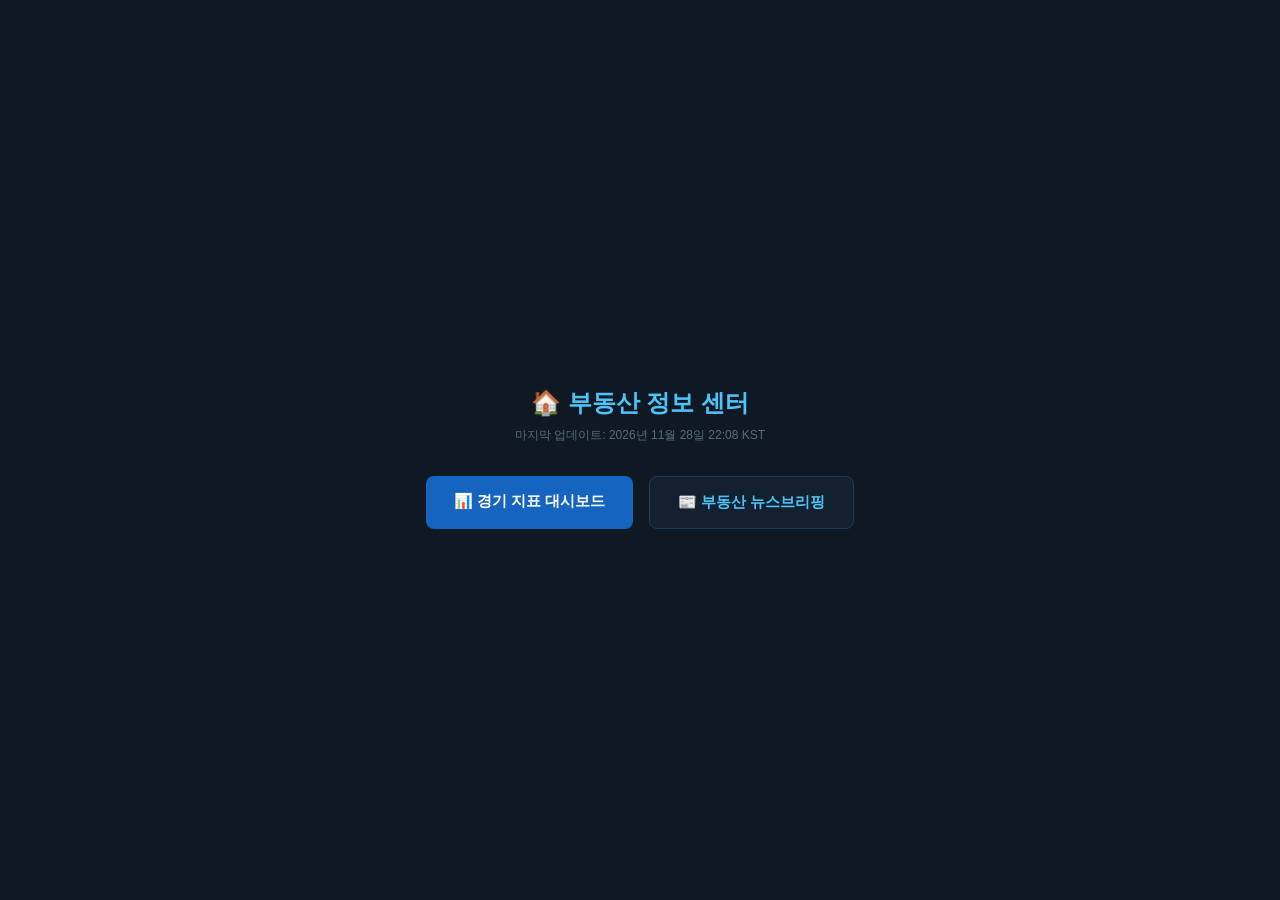
<file: home.html>
<!DOCTYPE html>
<html lang="ko">
<head>
<meta charset="UTF-8">
<meta name="viewport" content="width=device-width, initial-scale=1">
          <title>부동산 정보 센터</title>
<style>
  body { font-family: 'Malgun Gothic', sans-serif; background: #0f1923; color: #cfd8dc;
         display: flex; justify-content: center; align-items: center; min-height: 100vh; margin: 0; }
  .box { text-align: center; padding: 40px; }
  h1 { color: #4fc3f7; font-size: 24px; margin-bottom: 8px; }
  .upd { color: #546e7a; font-size: 12px; margin-bottom: 32px; }
  .links { display: flex; gap: 16px; justify-content: center; flex-wrap: wrap; }
  a.btn { display: block; padding: 16px 28px; border-radius: 8px; text-decoration: none;
          font-weight: 700; font-size: 15px; transition: opacity .2s; }
  a.btn:hover { opacity: .8; }
  .blue { background: #1565c0; color: #fff; }
  .dark { background: #132030; color: #4fc3f7; border: 1px solid #1e3a5f; }
</style>
</head>
<body>
<div class="box">
  <h1>🏠 부동산 정보 센터</h1>
  <div class="upd">마지막 업데이트: 2026년 11월 28일 22:08 KST</div>
  <div class="links">
    <a class="btn blue" href="realestate_dashboard.html">📊 경기 지표 대시보드</a>
    <a class="btn dark" href="index.html">📰 부동산 뉴스브리핑</a>
  </div>
</div>
</body>
</html>
</file>
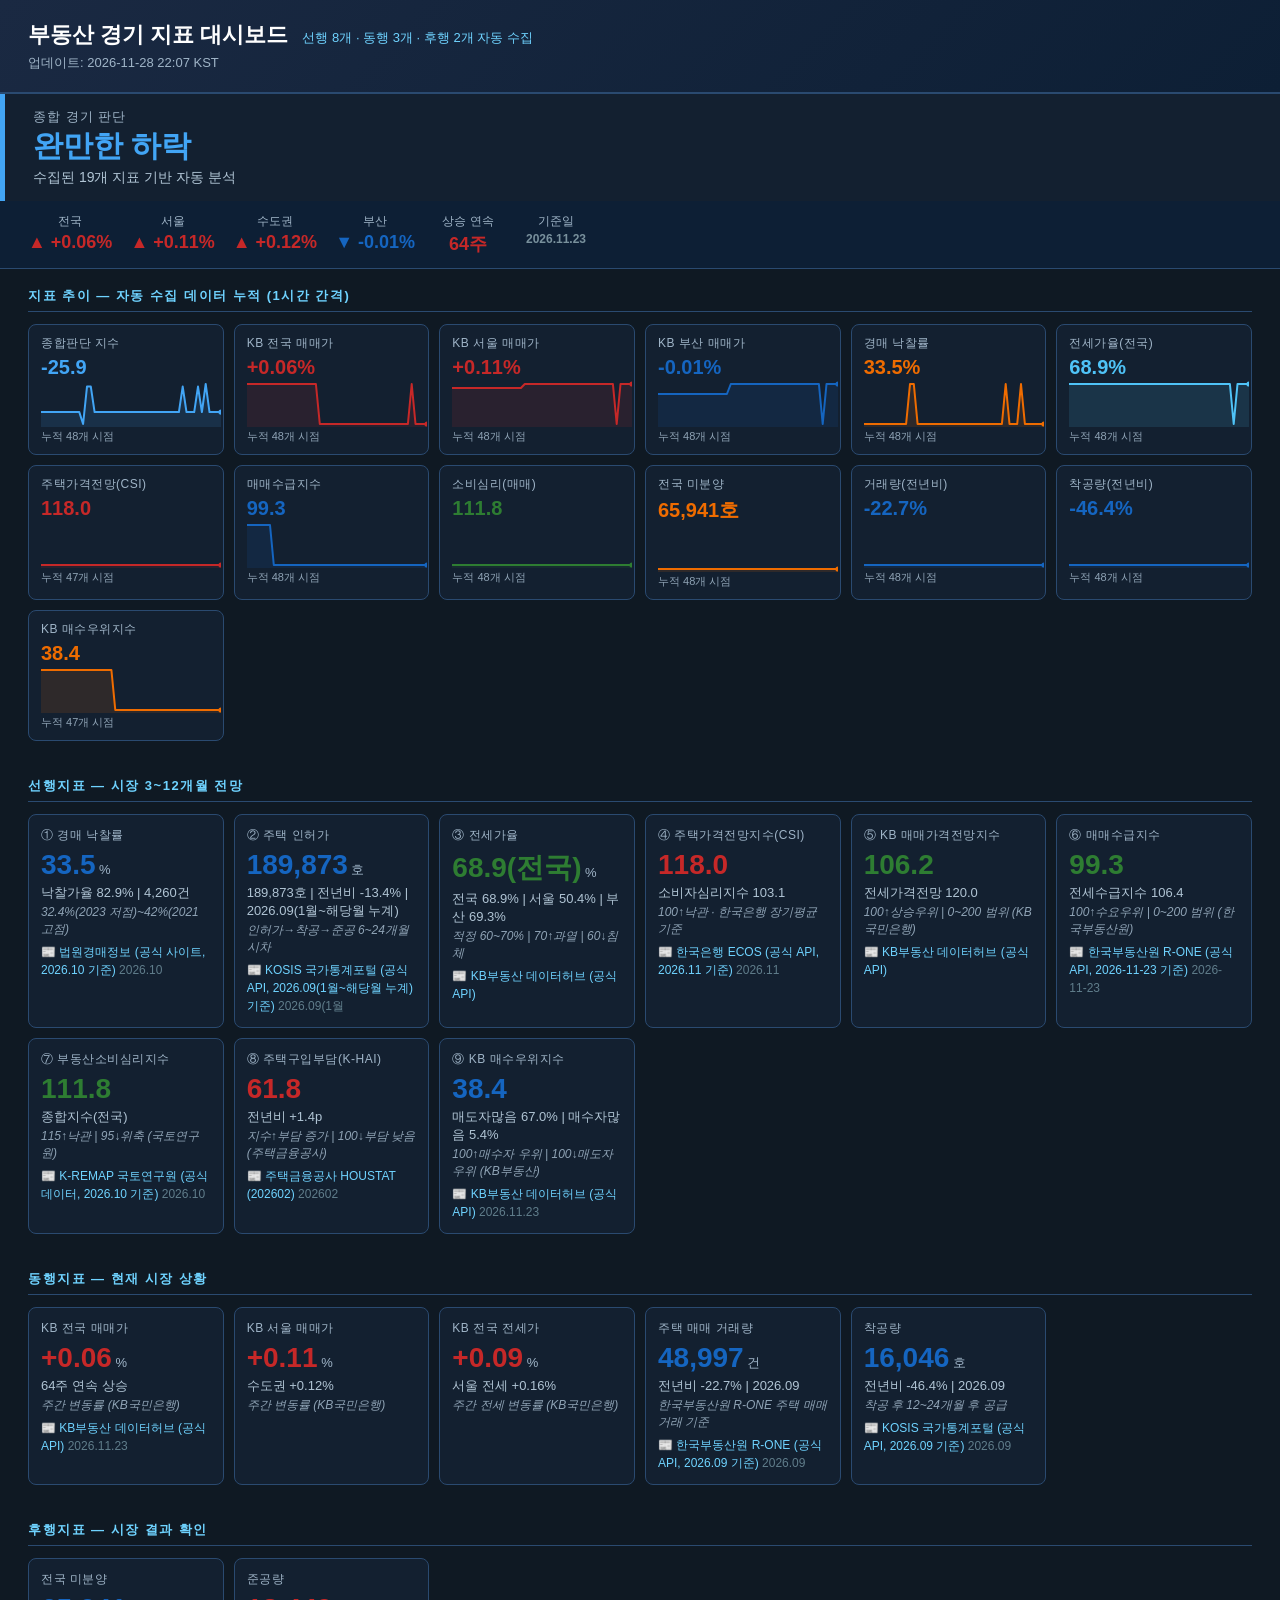
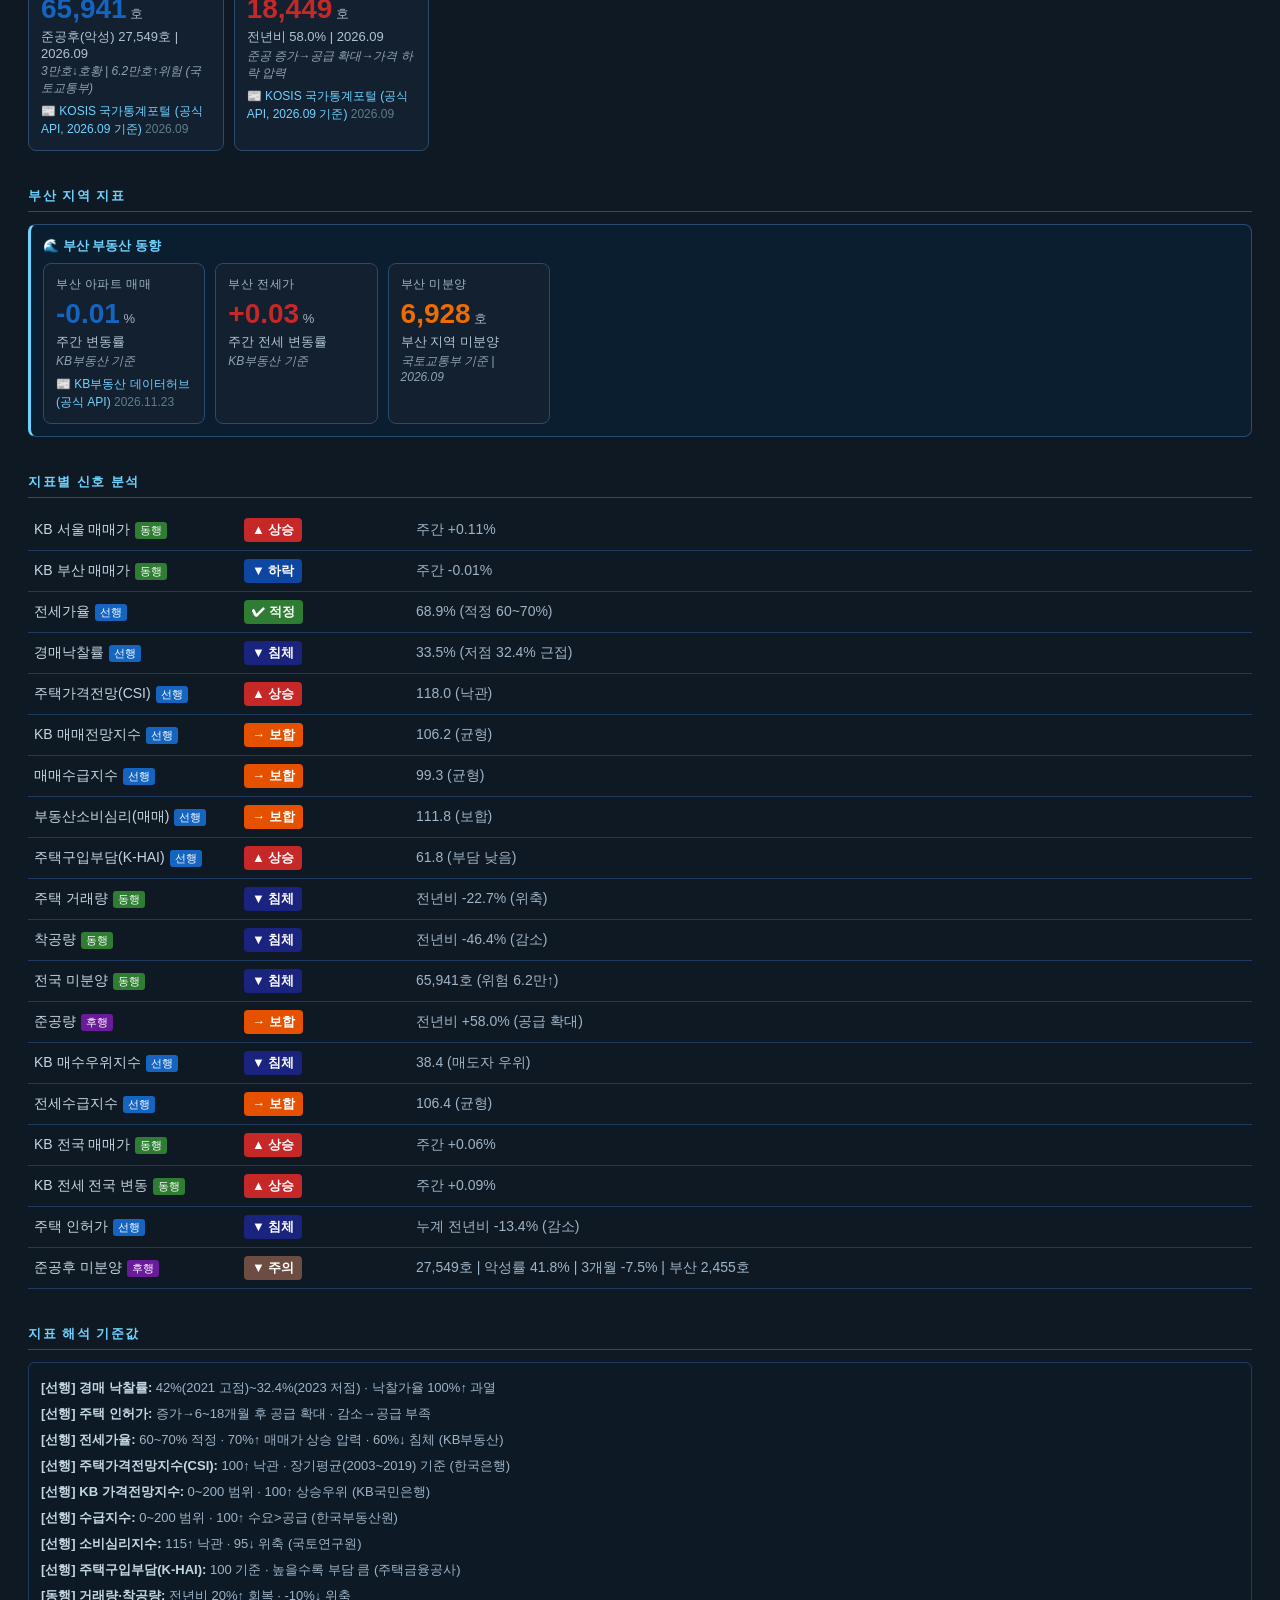
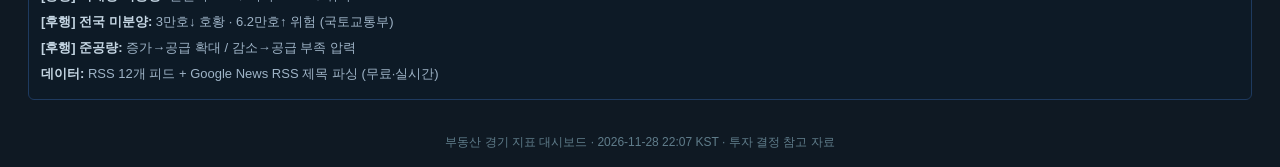
<file: realestate_dashboard.html>
<!DOCTYPE html>
<html lang="ko">
<head>
<meta charset="UTF-8">
<meta name="viewport" content="width=device-width,initial-scale=1">
<title>부동산 경기 지표 대시보드 2026년 11월 28일</title>
<style>
*{box-sizing:border-box;margin:0;padding:0}
body{font-family:'Malgun Gothic',sans-serif;background:#0f1923;color:#e8f0f5;min-height:100vh;font-size:16px}
.hdr{background:linear-gradient(135deg,#1a2942,#0d1f35);padding:20px 28px;border-bottom:2px solid #2a4a70}
.hdr h1{font-size:22px;font-weight:700;color:#ffffff}
.hdr h1 em{font-size:13px;font-weight:400;color:#6fd3ff;margin-left:8px;font-style:normal}
.upd{font-size:13px;color:#9fb4c7;margin-top:4px}
.vbar{background:#132030;border-left:5px solid #42a5f5;padding:14px 28px;display:flex;align-items:center;gap:16px}
.vlabel{font-size:13px;color:#9fb4c7;letter-spacing:1px}
.vval{font-size:30px;font-weight:700;color:#42a5f5}
.vsub{font-size:14px;color:#b0c4d4;margin-top:2px}
.kbbar{background:#0d1f35;padding:12px 28px;display:flex;gap:18px;flex-wrap:wrap;border-bottom:1px solid #2a4a70}
.kbi{display:flex;flex-direction:column;align-items:center;min-width:70px}
.kbr{font-size:12px;color:#9fb4c7}
.kbv{font-size:18px;font-weight:700;margin-top:2px}
.sec{padding:18px 28px}
.stitle{font-size:13px;font-weight:700;color:#6fd3ff;letter-spacing:1.5px;text-transform:uppercase;
         margin-bottom:12px;padding-bottom:6px;border-bottom:1px solid #2a4a70}
.grid{display:grid;grid-template-columns:repeat(auto-fill,minmax(190px,1fr));gap:10px}
.tgrid{display:grid;grid-template-columns:repeat(auto-fill,minmax(170px,1fr));gap:10px}
.tcard{background:#132030;border:1px solid #2a4a70;border-radius:8px;padding:10px 12px}
.ttitle{font-size:12px;color:#9fb4c7;letter-spacing:0.5px;margin-bottom:4px}
.tval{font-size:20px;font-weight:700;margin-bottom:2px}
.tspark{margin:2px 0}
.spark{display:block}
.spark-empty{font-size:12px;color:#607d8b;padding:14px 0}
.tsub{font-size:11px;color:#8fa3b5;margin-top:2px}
.card{background:#132030;border:1px solid #2a4a70;border-radius:8px;padding:12px}
.ctitle{font-size:12px;color:#9fb4c7;letter-spacing:0.5px;margin-bottom:5px}
.cval{margin-bottom:3px}
.val{font-size:28px;font-weight:700}
.unit{font-size:13px;color:#9fb4c7}
.val.na{font-size:16px;color:#607d8b}
.sub{font-size:13px;color:#b0c4d4;margin-bottom:2px}
.note{font-size:12px;color:#8fa3b5;font-style:italic}
.cnews{margin-top:5px}
.nref{font-size:12px;color:#8fa3b5;margin-top:2px;line-height:1.5}
.nref a{color:#6fd3ff;text-decoration:none}
.nref a:hover{text-decoration:underline}
.nd{color:#607d8b}
.stbl{width:100%;border-collapse:collapse}
.stbl tr{border-bottom:1px solid #1e3a5f}
.stbl td{padding:8px 6px;vertical-align:middle}
.sn{color:#c5d6e3;width:210px;font-size:14px}
.sd{color:#9fb4c7;font-size:14px}
.badge{display:inline-block;padding:3px 8px;border-radius:4px;font-size:13px;font-weight:700;color:#fff}
.cat{display:inline-block;padding:1px 5px;border-radius:3px;font-size:11px;color:#fff;margin-left:5px;vertical-align:middle}
.bsbox{background:#0a1e30;border:1px solid #2a4a70;border-left:3px solid #6fd3ff;border-radius:8px;padding:12px}
.bstitle{font-size:13px;color:#6fd3ff;font-weight:700;margin-bottom:8px}
.refbox{background:#0d1a26;border:1px solid #1e3a5f;border-radius:6px;padding:12px;
         font-size:13px;color:#9fb4c7;line-height:2}
.refbox b{color:#c5d6e3}
footer{text-align:center;padding:16px;font-size:12px;color:#607d8b}
</style>
</head>
<body>
<div class="hdr">
  <h1>부동산 경기 지표 대시보드 <em>선행 8개 · 동행 3개 · 후행 2개 자동 수집</em></h1>
  <div class="upd">업데이트: 2026-11-28 22:07 KST</div>
</div>
<div class="vbar">
  <div><div class="vlabel">종합 경기 판단</div>
  <div class="vval">완만한 하락</div>
  <div class="vsub">수집된 19개 지표 기반 자동 분석</div></div>
</div>
<div class="kbbar"><div class="kbi"><span class="kbr">전국</span><span class="kbv" style="color:#c62828">▲ +0.06%</span></div><div class="kbi"><span class="kbr">서울</span><span class="kbv" style="color:#c62828">▲ +0.11%</span></div><div class="kbi"><span class="kbr">수도권</span><span class="kbv" style="color:#c62828">▲ +0.12%</span></div><div class="kbi"><span class="kbr">부산</span><span class="kbv" style="color:#1565c0">▼ -0.01%</span></div><div class="kbi"><span class="kbr">상승 연속</span><span class="kbv" style="color:#c62828">64주</span></div><div class="kbi"><span class="kbr">기준일</span><span class="kbv" style="color:#78909c;font-size:12px">2026.11.23</span></div></div>

<div class="sec">
  <div class="stitle">지표 추이 — 자동 수집 데이터 누적 (1시간 간격)</div>
  <div class="tgrid">
    <div class="tcard"><div class="ttitle">종합판단 지수</div><div class="tval" style="color:#42a5f5">-25.9</div><div class="tspark"><svg viewBox="0 0 180 46" width="180" height="46" class="spark"><path d="M 0.0,31.1 L 3.8,31.1 L 7.7,31.1 L 11.5,31.1 L 15.3,31.1 L 19.1,31.1 L 23.0,31.1 L 26.8,31.1 L 30.6,31.1 L 34.5,31.1 L 38.3,31.1 L 42.1,43.0 L 46.0,5.6 L 49.8,5.6 L 53.6,31.1 L 57.4,31.1 L 61.3,31.1 L 65.1,31.1 L 68.9,31.1 L 72.8,31.1 L 76.6,31.1 L 80.4,31.1 L 84.3,31.1 L 88.1,31.1 L 91.9,31.1 L 95.7,31.1 L 99.6,31.1 L 103.4,31.1 L 107.2,31.1 L 111.1,31.1 L 114.9,31.1 L 118.7,31.1 L 122.6,31.1 L 126.4,31.1 L 130.2,31.1 L 134.0,31.1 L 137.9,31.1 L 141.7,5.6 L 145.5,31.1 L 149.4,31.1 L 153.2,31.1 L 157.0,5.6 L 160.9,31.1 L 164.7,3.0 L 168.5,31.1 L 172.3,31.1 L 176.2,31.1 L 180.0,31.1 L 180,46 L 0,46 Z" fill="#42a5f5" fill-opacity="0.12" stroke="none"/><path d="M 0.0,31.1 L 3.8,31.1 L 7.7,31.1 L 11.5,31.1 L 15.3,31.1 L 19.1,31.1 L 23.0,31.1 L 26.8,31.1 L 30.6,31.1 L 34.5,31.1 L 38.3,31.1 L 42.1,43.0 L 46.0,5.6 L 49.8,5.6 L 53.6,31.1 L 57.4,31.1 L 61.3,31.1 L 65.1,31.1 L 68.9,31.1 L 72.8,31.1 L 76.6,31.1 L 80.4,31.1 L 84.3,31.1 L 88.1,31.1 L 91.9,31.1 L 95.7,31.1 L 99.6,31.1 L 103.4,31.1 L 107.2,31.1 L 111.1,31.1 L 114.9,31.1 L 118.7,31.1 L 122.6,31.1 L 126.4,31.1 L 130.2,31.1 L 134.0,31.1 L 137.9,31.1 L 141.7,5.6 L 145.5,31.1 L 149.4,31.1 L 153.2,31.1 L 157.0,5.6 L 160.9,31.1 L 164.7,3.0 L 168.5,31.1 L 172.3,31.1 L 176.2,31.1 L 180.0,31.1" fill="none" stroke="#42a5f5" stroke-width="2" stroke-linejoin="round" stroke-linecap="round"/><circle cx="180.0" cy="31.1" r="2.6" fill="#42a5f5"/></svg></div><div class="tsub">누적 48개 시점</div></div>
    <div class="tcard"><div class="ttitle">KB 전국 매매가</div><div class="tval" style="color:#c62828">+0.06%</div><div class="tspark"><svg viewBox="0 0 180 46" width="180" height="46" class="spark"><path d="M 0.0,3.0 L 3.8,3.0 L 7.7,3.0 L 11.5,3.0 L 15.3,3.0 L 19.1,3.0 L 23.0,3.0 L 26.8,3.0 L 30.6,3.0 L 34.5,3.0 L 38.3,3.0 L 42.1,3.0 L 46.0,3.0 L 49.8,3.0 L 53.6,3.0 L 57.4,3.0 L 61.3,3.0 L 65.1,3.0 L 68.9,3.0 L 72.8,43.0 L 76.6,43.0 L 80.4,43.0 L 84.3,43.0 L 88.1,43.0 L 91.9,43.0 L 95.7,43.0 L 99.6,43.0 L 103.4,43.0 L 107.2,43.0 L 111.1,43.0 L 114.9,43.0 L 118.7,43.0 L 122.6,43.0 L 126.4,43.0 L 130.2,43.0 L 134.0,43.0 L 137.9,43.0 L 141.7,43.0 L 145.5,43.0 L 149.4,43.0 L 153.2,43.0 L 157.0,43.0 L 160.9,43.0 L 164.7,3.0 L 168.5,43.0 L 172.3,43.0 L 176.2,43.0 L 180.0,43.0 L 180,46 L 0,46 Z" fill="#c62828" fill-opacity="0.12" stroke="none"/><path d="M 0.0,3.0 L 3.8,3.0 L 7.7,3.0 L 11.5,3.0 L 15.3,3.0 L 19.1,3.0 L 23.0,3.0 L 26.8,3.0 L 30.6,3.0 L 34.5,3.0 L 38.3,3.0 L 42.1,3.0 L 46.0,3.0 L 49.8,3.0 L 53.6,3.0 L 57.4,3.0 L 61.3,3.0 L 65.1,3.0 L 68.9,3.0 L 72.8,43.0 L 76.6,43.0 L 80.4,43.0 L 84.3,43.0 L 88.1,43.0 L 91.9,43.0 L 95.7,43.0 L 99.6,43.0 L 103.4,43.0 L 107.2,43.0 L 111.1,43.0 L 114.9,43.0 L 118.7,43.0 L 122.6,43.0 L 126.4,43.0 L 130.2,43.0 L 134.0,43.0 L 137.9,43.0 L 141.7,43.0 L 145.5,43.0 L 149.4,43.0 L 153.2,43.0 L 157.0,43.0 L 160.9,43.0 L 164.7,3.0 L 168.5,43.0 L 172.3,43.0 L 176.2,43.0 L 180.0,43.0" fill="none" stroke="#c62828" stroke-width="2" stroke-linejoin="round" stroke-linecap="round"/><circle cx="180.0" cy="43.0" r="2.6" fill="#c62828"/></svg></div><div class="tsub">누적 48개 시점</div></div>
    <div class="tcard"><div class="ttitle">KB 서울 매매가</div><div class="tval" style="color:#c62828">+0.11%</div><div class="tspark"><svg viewBox="0 0 180 46" width="180" height="46" class="spark"><path d="M 0.0,7.0 L 3.8,7.0 L 7.7,7.0 L 11.5,7.0 L 15.3,7.0 L 19.1,7.0 L 23.0,7.0 L 26.8,7.0 L 30.6,7.0 L 34.5,7.0 L 38.3,7.0 L 42.1,7.0 L 46.0,7.0 L 49.8,7.0 L 53.6,7.0 L 57.4,7.0 L 61.3,7.0 L 65.1,7.0 L 68.9,7.0 L 72.8,3.0 L 76.6,3.0 L 80.4,3.0 L 84.3,3.0 L 88.1,3.0 L 91.9,3.0 L 95.7,3.0 L 99.6,3.0 L 103.4,3.0 L 107.2,3.0 L 111.1,3.0 L 114.9,3.0 L 118.7,3.0 L 122.6,3.0 L 126.4,3.0 L 130.2,3.0 L 134.0,3.0 L 137.9,3.0 L 141.7,3.0 L 145.5,3.0 L 149.4,3.0 L 153.2,3.0 L 157.0,3.0 L 160.9,3.0 L 164.7,43.0 L 168.5,3.0 L 172.3,3.0 L 176.2,3.0 L 180.0,3.0 L 180,46 L 0,46 Z" fill="#c62828" fill-opacity="0.12" stroke="none"/><path d="M 0.0,7.0 L 3.8,7.0 L 7.7,7.0 L 11.5,7.0 L 15.3,7.0 L 19.1,7.0 L 23.0,7.0 L 26.8,7.0 L 30.6,7.0 L 34.5,7.0 L 38.3,7.0 L 42.1,7.0 L 46.0,7.0 L 49.8,7.0 L 53.6,7.0 L 57.4,7.0 L 61.3,7.0 L 65.1,7.0 L 68.9,7.0 L 72.8,3.0 L 76.6,3.0 L 80.4,3.0 L 84.3,3.0 L 88.1,3.0 L 91.9,3.0 L 95.7,3.0 L 99.6,3.0 L 103.4,3.0 L 107.2,3.0 L 111.1,3.0 L 114.9,3.0 L 118.7,3.0 L 122.6,3.0 L 126.4,3.0 L 130.2,3.0 L 134.0,3.0 L 137.9,3.0 L 141.7,3.0 L 145.5,3.0 L 149.4,3.0 L 153.2,3.0 L 157.0,3.0 L 160.9,3.0 L 164.7,43.0 L 168.5,3.0 L 172.3,3.0 L 176.2,3.0 L 180.0,3.0" fill="none" stroke="#c62828" stroke-width="2" stroke-linejoin="round" stroke-linecap="round"/><circle cx="180.0" cy="3.0" r="2.6" fill="#c62828"/></svg></div><div class="tsub">누적 48개 시점</div></div>
    <div class="tcard"><div class="ttitle">KB 부산 매매가</div><div class="tval" style="color:#1565c0">-0.01%</div><div class="tspark"><svg viewBox="0 0 180 46" width="180" height="46" class="spark"><path d="M 0.0,13.0 L 3.8,13.0 L 7.7,13.0 L 11.5,13.0 L 15.3,13.0 L 19.1,13.0 L 23.0,13.0 L 26.8,13.0 L 30.6,13.0 L 34.5,13.0 L 38.3,13.0 L 42.1,13.0 L 46.0,13.0 L 49.8,13.0 L 53.6,13.0 L 57.4,13.0 L 61.3,13.0 L 65.1,13.0 L 68.9,13.0 L 72.8,3.0 L 76.6,3.0 L 80.4,3.0 L 84.3,3.0 L 88.1,3.0 L 91.9,3.0 L 95.7,3.0 L 99.6,3.0 L 103.4,3.0 L 107.2,3.0 L 111.1,3.0 L 114.9,3.0 L 118.7,3.0 L 122.6,3.0 L 126.4,3.0 L 130.2,3.0 L 134.0,3.0 L 137.9,3.0 L 141.7,3.0 L 145.5,3.0 L 149.4,3.0 L 153.2,3.0 L 157.0,3.0 L 160.9,3.0 L 164.7,43.0 L 168.5,3.0 L 172.3,3.0 L 176.2,3.0 L 180.0,3.0 L 180,46 L 0,46 Z" fill="#1565c0" fill-opacity="0.12" stroke="none"/><path d="M 0.0,13.0 L 3.8,13.0 L 7.7,13.0 L 11.5,13.0 L 15.3,13.0 L 19.1,13.0 L 23.0,13.0 L 26.8,13.0 L 30.6,13.0 L 34.5,13.0 L 38.3,13.0 L 42.1,13.0 L 46.0,13.0 L 49.8,13.0 L 53.6,13.0 L 57.4,13.0 L 61.3,13.0 L 65.1,13.0 L 68.9,13.0 L 72.8,3.0 L 76.6,3.0 L 80.4,3.0 L 84.3,3.0 L 88.1,3.0 L 91.9,3.0 L 95.7,3.0 L 99.6,3.0 L 103.4,3.0 L 107.2,3.0 L 111.1,3.0 L 114.9,3.0 L 118.7,3.0 L 122.6,3.0 L 126.4,3.0 L 130.2,3.0 L 134.0,3.0 L 137.9,3.0 L 141.7,3.0 L 145.5,3.0 L 149.4,3.0 L 153.2,3.0 L 157.0,3.0 L 160.9,3.0 L 164.7,43.0 L 168.5,3.0 L 172.3,3.0 L 176.2,3.0 L 180.0,3.0" fill="none" stroke="#1565c0" stroke-width="2" stroke-linejoin="round" stroke-linecap="round"/><circle cx="180.0" cy="3.0" r="2.6" fill="#1565c0"/></svg></div><div class="tsub">누적 48개 시점</div></div>
    <div class="tcard"><div class="ttitle">경매 낙찰률</div><div class="tval" style="color:#ef6c00">33.5%</div><div class="tspark"><svg viewBox="0 0 180 46" width="180" height="46" class="spark"><path d="M 0.0,43.0 L 3.8,43.0 L 7.7,43.0 L 11.5,43.0 L 15.3,43.0 L 19.1,43.0 L 23.0,43.0 L 26.8,43.0 L 30.6,43.0 L 34.5,43.0 L 38.3,43.0 L 42.1,43.0 L 46.0,3.0 L 49.8,3.0 L 53.6,43.0 L 57.4,43.0 L 61.3,43.0 L 65.1,43.0 L 68.9,43.0 L 72.8,43.0 L 76.6,43.0 L 80.4,43.0 L 84.3,43.0 L 88.1,43.0 L 91.9,43.0 L 95.7,43.0 L 99.6,43.0 L 103.4,43.0 L 107.2,43.0 L 111.1,43.0 L 114.9,43.0 L 118.7,43.0 L 122.6,43.0 L 126.4,43.0 L 130.2,43.0 L 134.0,43.0 L 137.9,43.0 L 141.7,3.0 L 145.5,43.0 L 149.4,43.0 L 153.2,43.0 L 157.0,3.0 L 160.9,43.0 L 164.7,43.0 L 168.5,43.0 L 172.3,43.0 L 176.2,43.0 L 180.0,43.0 L 180,46 L 0,46 Z" fill="#ef6c00" fill-opacity="0.12" stroke="none"/><path d="M 0.0,43.0 L 3.8,43.0 L 7.7,43.0 L 11.5,43.0 L 15.3,43.0 L 19.1,43.0 L 23.0,43.0 L 26.8,43.0 L 30.6,43.0 L 34.5,43.0 L 38.3,43.0 L 42.1,43.0 L 46.0,3.0 L 49.8,3.0 L 53.6,43.0 L 57.4,43.0 L 61.3,43.0 L 65.1,43.0 L 68.9,43.0 L 72.8,43.0 L 76.6,43.0 L 80.4,43.0 L 84.3,43.0 L 88.1,43.0 L 91.9,43.0 L 95.7,43.0 L 99.6,43.0 L 103.4,43.0 L 107.2,43.0 L 111.1,43.0 L 114.9,43.0 L 118.7,43.0 L 122.6,43.0 L 126.4,43.0 L 130.2,43.0 L 134.0,43.0 L 137.9,43.0 L 141.7,3.0 L 145.5,43.0 L 149.4,43.0 L 153.2,43.0 L 157.0,3.0 L 160.9,43.0 L 164.7,43.0 L 168.5,43.0 L 172.3,43.0 L 176.2,43.0 L 180.0,43.0" fill="none" stroke="#ef6c00" stroke-width="2" stroke-linejoin="round" stroke-linecap="round"/><circle cx="180.0" cy="43.0" r="2.6" fill="#ef6c00"/></svg></div><div class="tsub">누적 48개 시점</div></div>
    <div class="tcard"><div class="ttitle">전세가율(전국)</div><div class="tval" style="color:#4fc3f7">68.9%</div><div class="tspark"><svg viewBox="0 0 180 46" width="180" height="46" class="spark"><path d="M 0.0,3.0 L 3.8,3.0 L 7.7,3.0 L 11.5,3.0 L 15.3,3.0 L 19.1,3.0 L 23.0,3.0 L 26.8,3.0 L 30.6,3.0 L 34.5,3.0 L 38.3,3.0 L 42.1,3.0 L 46.0,3.0 L 49.8,3.0 L 53.6,3.0 L 57.4,3.0 L 61.3,3.0 L 65.1,3.0 L 68.9,3.0 L 72.8,3.0 L 76.6,3.0 L 80.4,3.0 L 84.3,3.0 L 88.1,3.0 L 91.9,3.0 L 95.7,3.0 L 99.6,3.0 L 103.4,3.0 L 107.2,3.0 L 111.1,3.0 L 114.9,3.0 L 118.7,3.0 L 122.6,3.0 L 126.4,3.0 L 130.2,3.0 L 134.0,3.0 L 137.9,3.0 L 141.7,3.0 L 145.5,3.0 L 149.4,3.0 L 153.2,3.0 L 157.0,3.0 L 160.9,3.0 L 164.7,43.0 L 168.5,3.0 L 172.3,3.0 L 176.2,3.0 L 180.0,3.0 L 180,46 L 0,46 Z" fill="#4fc3f7" fill-opacity="0.12" stroke="none"/><path d="M 0.0,3.0 L 3.8,3.0 L 7.7,3.0 L 11.5,3.0 L 15.3,3.0 L 19.1,3.0 L 23.0,3.0 L 26.8,3.0 L 30.6,3.0 L 34.5,3.0 L 38.3,3.0 L 42.1,3.0 L 46.0,3.0 L 49.8,3.0 L 53.6,3.0 L 57.4,3.0 L 61.3,3.0 L 65.1,3.0 L 68.9,3.0 L 72.8,3.0 L 76.6,3.0 L 80.4,3.0 L 84.3,3.0 L 88.1,3.0 L 91.9,3.0 L 95.7,3.0 L 99.6,3.0 L 103.4,3.0 L 107.2,3.0 L 111.1,3.0 L 114.9,3.0 L 118.7,3.0 L 122.6,3.0 L 126.4,3.0 L 130.2,3.0 L 134.0,3.0 L 137.9,3.0 L 141.7,3.0 L 145.5,3.0 L 149.4,3.0 L 153.2,3.0 L 157.0,3.0 L 160.9,3.0 L 164.7,43.0 L 168.5,3.0 L 172.3,3.0 L 176.2,3.0 L 180.0,3.0" fill="none" stroke="#4fc3f7" stroke-width="2" stroke-linejoin="round" stroke-linecap="round"/><circle cx="180.0" cy="3.0" r="2.6" fill="#4fc3f7"/></svg></div><div class="tsub">누적 48개 시점</div></div>
    <div class="tcard"><div class="ttitle">주택가격전망(CSI)</div><div class="tval" style="color:#c62828">118.0</div><div class="tspark"><svg viewBox="0 0 180 46" width="180" height="46" class="spark"><path d="M 0.0,43.0 L 3.9,43.0 L 7.8,43.0 L 11.7,43.0 L 15.7,43.0 L 19.6,43.0 L 23.5,43.0 L 27.4,43.0 L 31.3,43.0 L 35.2,43.0 L 39.1,43.0 L 43.0,43.0 L 47.0,43.0 L 50.9,43.0 L 54.8,43.0 L 58.7,43.0 L 62.6,43.0 L 66.5,43.0 L 70.4,43.0 L 74.3,43.0 L 78.3,43.0 L 82.2,43.0 L 86.1,43.0 L 90.0,43.0 L 93.9,43.0 L 97.8,43.0 L 101.7,43.0 L 105.7,43.0 L 109.6,43.0 L 113.5,43.0 L 117.4,43.0 L 121.3,43.0 L 125.2,43.0 L 129.1,43.0 L 133.0,43.0 L 137.0,43.0 L 140.9,43.0 L 144.8,43.0 L 148.7,43.0 L 152.6,43.0 L 156.5,43.0 L 160.4,43.0 L 164.3,43.0 L 168.3,43.0 L 172.2,43.0 L 176.1,43.0 L 180.0,43.0 L 180,46 L 0,46 Z" fill="#c62828" fill-opacity="0.12" stroke="none"/><path d="M 0.0,43.0 L 3.9,43.0 L 7.8,43.0 L 11.7,43.0 L 15.7,43.0 L 19.6,43.0 L 23.5,43.0 L 27.4,43.0 L 31.3,43.0 L 35.2,43.0 L 39.1,43.0 L 43.0,43.0 L 47.0,43.0 L 50.9,43.0 L 54.8,43.0 L 58.7,43.0 L 62.6,43.0 L 66.5,43.0 L 70.4,43.0 L 74.3,43.0 L 78.3,43.0 L 82.2,43.0 L 86.1,43.0 L 90.0,43.0 L 93.9,43.0 L 97.8,43.0 L 101.7,43.0 L 105.7,43.0 L 109.6,43.0 L 113.5,43.0 L 117.4,43.0 L 121.3,43.0 L 125.2,43.0 L 129.1,43.0 L 133.0,43.0 L 137.0,43.0 L 140.9,43.0 L 144.8,43.0 L 148.7,43.0 L 152.6,43.0 L 156.5,43.0 L 160.4,43.0 L 164.3,43.0 L 168.3,43.0 L 172.2,43.0 L 176.1,43.0 L 180.0,43.0" fill="none" stroke="#c62828" stroke-width="2" stroke-linejoin="round" stroke-linecap="round"/><circle cx="180.0" cy="43.0" r="2.6" fill="#c62828"/></svg></div><div class="tsub">누적 47개 시점</div></div>
    <div class="tcard"><div class="ttitle">매매수급지수</div><div class="tval" style="color:#1565c0">99.3</div><div class="tspark"><svg viewBox="0 0 180 46" width="180" height="46" class="spark"><path d="M 0.0,3.0 L 3.8,3.0 L 7.7,3.0 L 11.5,3.0 L 15.3,3.0 L 19.1,3.0 L 23.0,3.0 L 26.8,43.0 L 30.6,43.0 L 34.5,43.0 L 38.3,43.0 L 42.1,43.0 L 46.0,43.0 L 49.8,43.0 L 53.6,43.0 L 57.4,43.0 L 61.3,43.0 L 65.1,43.0 L 68.9,43.0 L 72.8,43.0 L 76.6,43.0 L 80.4,43.0 L 84.3,43.0 L 88.1,43.0 L 91.9,43.0 L 95.7,43.0 L 99.6,43.0 L 103.4,43.0 L 107.2,43.0 L 111.1,43.0 L 114.9,43.0 L 118.7,43.0 L 122.6,43.0 L 126.4,43.0 L 130.2,43.0 L 134.0,43.0 L 137.9,43.0 L 141.7,43.0 L 145.5,43.0 L 149.4,43.0 L 153.2,43.0 L 157.0,43.0 L 160.9,43.0 L 164.7,43.0 L 168.5,43.0 L 172.3,43.0 L 176.2,43.0 L 180.0,43.0 L 180,46 L 0,46 Z" fill="#1565c0" fill-opacity="0.12" stroke="none"/><path d="M 0.0,3.0 L 3.8,3.0 L 7.7,3.0 L 11.5,3.0 L 15.3,3.0 L 19.1,3.0 L 23.0,3.0 L 26.8,43.0 L 30.6,43.0 L 34.5,43.0 L 38.3,43.0 L 42.1,43.0 L 46.0,43.0 L 49.8,43.0 L 53.6,43.0 L 57.4,43.0 L 61.3,43.0 L 65.1,43.0 L 68.9,43.0 L 72.8,43.0 L 76.6,43.0 L 80.4,43.0 L 84.3,43.0 L 88.1,43.0 L 91.9,43.0 L 95.7,43.0 L 99.6,43.0 L 103.4,43.0 L 107.2,43.0 L 111.1,43.0 L 114.9,43.0 L 118.7,43.0 L 122.6,43.0 L 126.4,43.0 L 130.2,43.0 L 134.0,43.0 L 137.9,43.0 L 141.7,43.0 L 145.5,43.0 L 149.4,43.0 L 153.2,43.0 L 157.0,43.0 L 160.9,43.0 L 164.7,43.0 L 168.5,43.0 L 172.3,43.0 L 176.2,43.0 L 180.0,43.0" fill="none" stroke="#1565c0" stroke-width="2" stroke-linejoin="round" stroke-linecap="round"/><circle cx="180.0" cy="43.0" r="2.6" fill="#1565c0"/></svg></div><div class="tsub">누적 48개 시점</div></div>
    <div class="tcard"><div class="ttitle">소비심리(매매)</div><div class="tval" style="color:#2e7d32">111.8</div><div class="tspark"><svg viewBox="0 0 180 46" width="180" height="46" class="spark"><path d="M 0.0,43.0 L 3.8,43.0 L 7.7,43.0 L 11.5,43.0 L 15.3,43.0 L 19.1,43.0 L 23.0,43.0 L 26.8,43.0 L 30.6,43.0 L 34.5,43.0 L 38.3,43.0 L 42.1,43.0 L 46.0,43.0 L 49.8,43.0 L 53.6,43.0 L 57.4,43.0 L 61.3,43.0 L 65.1,43.0 L 68.9,43.0 L 72.8,43.0 L 76.6,43.0 L 80.4,43.0 L 84.3,43.0 L 88.1,43.0 L 91.9,43.0 L 95.7,43.0 L 99.6,43.0 L 103.4,43.0 L 107.2,43.0 L 111.1,43.0 L 114.9,43.0 L 118.7,43.0 L 122.6,43.0 L 126.4,43.0 L 130.2,43.0 L 134.0,43.0 L 137.9,43.0 L 141.7,43.0 L 145.5,43.0 L 149.4,43.0 L 153.2,43.0 L 157.0,43.0 L 160.9,43.0 L 164.7,43.0 L 168.5,43.0 L 172.3,43.0 L 176.2,43.0 L 180.0,43.0 L 180,46 L 0,46 Z" fill="#2e7d32" fill-opacity="0.12" stroke="none"/><path d="M 0.0,43.0 L 3.8,43.0 L 7.7,43.0 L 11.5,43.0 L 15.3,43.0 L 19.1,43.0 L 23.0,43.0 L 26.8,43.0 L 30.6,43.0 L 34.5,43.0 L 38.3,43.0 L 42.1,43.0 L 46.0,43.0 L 49.8,43.0 L 53.6,43.0 L 57.4,43.0 L 61.3,43.0 L 65.1,43.0 L 68.9,43.0 L 72.8,43.0 L 76.6,43.0 L 80.4,43.0 L 84.3,43.0 L 88.1,43.0 L 91.9,43.0 L 95.7,43.0 L 99.6,43.0 L 103.4,43.0 L 107.2,43.0 L 111.1,43.0 L 114.9,43.0 L 118.7,43.0 L 122.6,43.0 L 126.4,43.0 L 130.2,43.0 L 134.0,43.0 L 137.9,43.0 L 141.7,43.0 L 145.5,43.0 L 149.4,43.0 L 153.2,43.0 L 157.0,43.0 L 160.9,43.0 L 164.7,43.0 L 168.5,43.0 L 172.3,43.0 L 176.2,43.0 L 180.0,43.0" fill="none" stroke="#2e7d32" stroke-width="2" stroke-linejoin="round" stroke-linecap="round"/><circle cx="180.0" cy="43.0" r="2.6" fill="#2e7d32"/></svg></div><div class="tsub">누적 48개 시점</div></div>
    <div class="tcard"><div class="ttitle">전국 미분양</div><div class="tval" style="color:#ef6c00">65,941호</div><div class="tspark"><svg viewBox="0 0 180 46" width="180" height="46" class="spark"><path d="M 0.0,43.0 L 3.8,43.0 L 7.7,43.0 L 11.5,43.0 L 15.3,43.0 L 19.1,43.0 L 23.0,43.0 L 26.8,43.0 L 30.6,43.0 L 34.5,43.0 L 38.3,43.0 L 42.1,43.0 L 46.0,43.0 L 49.8,43.0 L 53.6,43.0 L 57.4,43.0 L 61.3,43.0 L 65.1,43.0 L 68.9,43.0 L 72.8,43.0 L 76.6,43.0 L 80.4,43.0 L 84.3,43.0 L 88.1,43.0 L 91.9,43.0 L 95.7,43.0 L 99.6,43.0 L 103.4,43.0 L 107.2,43.0 L 111.1,43.0 L 114.9,43.0 L 118.7,43.0 L 122.6,43.0 L 126.4,43.0 L 130.2,43.0 L 134.0,43.0 L 137.9,43.0 L 141.7,43.0 L 145.5,43.0 L 149.4,43.0 L 153.2,43.0 L 157.0,43.0 L 160.9,43.0 L 164.7,43.0 L 168.5,43.0 L 172.3,43.0 L 176.2,43.0 L 180.0,43.0 L 180,46 L 0,46 Z" fill="#ef6c00" fill-opacity="0.12" stroke="none"/><path d="M 0.0,43.0 L 3.8,43.0 L 7.7,43.0 L 11.5,43.0 L 15.3,43.0 L 19.1,43.0 L 23.0,43.0 L 26.8,43.0 L 30.6,43.0 L 34.5,43.0 L 38.3,43.0 L 42.1,43.0 L 46.0,43.0 L 49.8,43.0 L 53.6,43.0 L 57.4,43.0 L 61.3,43.0 L 65.1,43.0 L 68.9,43.0 L 72.8,43.0 L 76.6,43.0 L 80.4,43.0 L 84.3,43.0 L 88.1,43.0 L 91.9,43.0 L 95.7,43.0 L 99.6,43.0 L 103.4,43.0 L 107.2,43.0 L 111.1,43.0 L 114.9,43.0 L 118.7,43.0 L 122.6,43.0 L 126.4,43.0 L 130.2,43.0 L 134.0,43.0 L 137.9,43.0 L 141.7,43.0 L 145.5,43.0 L 149.4,43.0 L 153.2,43.0 L 157.0,43.0 L 160.9,43.0 L 164.7,43.0 L 168.5,43.0 L 172.3,43.0 L 176.2,43.0 L 180.0,43.0" fill="none" stroke="#ef6c00" stroke-width="2" stroke-linejoin="round" stroke-linecap="round"/><circle cx="180.0" cy="43.0" r="2.6" fill="#ef6c00"/></svg></div><div class="tsub">누적 48개 시점</div></div>
    <div class="tcard"><div class="ttitle">거래량(전년비)</div><div class="tval" style="color:#1565c0">-22.7%</div><div class="tspark"><svg viewBox="0 0 180 46" width="180" height="46" class="spark"><path d="M 0.0,43.0 L 3.8,43.0 L 7.7,43.0 L 11.5,43.0 L 15.3,43.0 L 19.1,43.0 L 23.0,43.0 L 26.8,43.0 L 30.6,43.0 L 34.5,43.0 L 38.3,43.0 L 42.1,43.0 L 46.0,43.0 L 49.8,43.0 L 53.6,43.0 L 57.4,43.0 L 61.3,43.0 L 65.1,43.0 L 68.9,43.0 L 72.8,43.0 L 76.6,43.0 L 80.4,43.0 L 84.3,43.0 L 88.1,43.0 L 91.9,43.0 L 95.7,43.0 L 99.6,43.0 L 103.4,43.0 L 107.2,43.0 L 111.1,43.0 L 114.9,43.0 L 118.7,43.0 L 122.6,43.0 L 126.4,43.0 L 130.2,43.0 L 134.0,43.0 L 137.9,43.0 L 141.7,43.0 L 145.5,43.0 L 149.4,43.0 L 153.2,43.0 L 157.0,43.0 L 160.9,43.0 L 164.7,43.0 L 168.5,43.0 L 172.3,43.0 L 176.2,43.0 L 180.0,43.0 L 180,46 L 0,46 Z" fill="#1565c0" fill-opacity="0.12" stroke="none"/><path d="M 0.0,43.0 L 3.8,43.0 L 7.7,43.0 L 11.5,43.0 L 15.3,43.0 L 19.1,43.0 L 23.0,43.0 L 26.8,43.0 L 30.6,43.0 L 34.5,43.0 L 38.3,43.0 L 42.1,43.0 L 46.0,43.0 L 49.8,43.0 L 53.6,43.0 L 57.4,43.0 L 61.3,43.0 L 65.1,43.0 L 68.9,43.0 L 72.8,43.0 L 76.6,43.0 L 80.4,43.0 L 84.3,43.0 L 88.1,43.0 L 91.9,43.0 L 95.7,43.0 L 99.6,43.0 L 103.4,43.0 L 107.2,43.0 L 111.1,43.0 L 114.9,43.0 L 118.7,43.0 L 122.6,43.0 L 126.4,43.0 L 130.2,43.0 L 134.0,43.0 L 137.9,43.0 L 141.7,43.0 L 145.5,43.0 L 149.4,43.0 L 153.2,43.0 L 157.0,43.0 L 160.9,43.0 L 164.7,43.0 L 168.5,43.0 L 172.3,43.0 L 176.2,43.0 L 180.0,43.0" fill="none" stroke="#1565c0" stroke-width="2" stroke-linejoin="round" stroke-linecap="round"/><circle cx="180.0" cy="43.0" r="2.6" fill="#1565c0"/></svg></div><div class="tsub">누적 48개 시점</div></div>
    <div class="tcard"><div class="ttitle">착공량(전년비)</div><div class="tval" style="color:#1565c0">-46.4%</div><div class="tspark"><svg viewBox="0 0 180 46" width="180" height="46" class="spark"><path d="M 0.0,43.0 L 3.8,43.0 L 7.7,43.0 L 11.5,43.0 L 15.3,43.0 L 19.1,43.0 L 23.0,43.0 L 26.8,43.0 L 30.6,43.0 L 34.5,43.0 L 38.3,43.0 L 42.1,43.0 L 46.0,43.0 L 49.8,43.0 L 53.6,43.0 L 57.4,43.0 L 61.3,43.0 L 65.1,43.0 L 68.9,43.0 L 72.8,43.0 L 76.6,43.0 L 80.4,43.0 L 84.3,43.0 L 88.1,43.0 L 91.9,43.0 L 95.7,43.0 L 99.6,43.0 L 103.4,43.0 L 107.2,43.0 L 111.1,43.0 L 114.9,43.0 L 118.7,43.0 L 122.6,43.0 L 126.4,43.0 L 130.2,43.0 L 134.0,43.0 L 137.9,43.0 L 141.7,43.0 L 145.5,43.0 L 149.4,43.0 L 153.2,43.0 L 157.0,43.0 L 160.9,43.0 L 164.7,43.0 L 168.5,43.0 L 172.3,43.0 L 176.2,43.0 L 180.0,43.0 L 180,46 L 0,46 Z" fill="#1565c0" fill-opacity="0.12" stroke="none"/><path d="M 0.0,43.0 L 3.8,43.0 L 7.7,43.0 L 11.5,43.0 L 15.3,43.0 L 19.1,43.0 L 23.0,43.0 L 26.8,43.0 L 30.6,43.0 L 34.5,43.0 L 38.3,43.0 L 42.1,43.0 L 46.0,43.0 L 49.8,43.0 L 53.6,43.0 L 57.4,43.0 L 61.3,43.0 L 65.1,43.0 L 68.9,43.0 L 72.8,43.0 L 76.6,43.0 L 80.4,43.0 L 84.3,43.0 L 88.1,43.0 L 91.9,43.0 L 95.7,43.0 L 99.6,43.0 L 103.4,43.0 L 107.2,43.0 L 111.1,43.0 L 114.9,43.0 L 118.7,43.0 L 122.6,43.0 L 126.4,43.0 L 130.2,43.0 L 134.0,43.0 L 137.9,43.0 L 141.7,43.0 L 145.5,43.0 L 149.4,43.0 L 153.2,43.0 L 157.0,43.0 L 160.9,43.0 L 164.7,43.0 L 168.5,43.0 L 172.3,43.0 L 176.2,43.0 L 180.0,43.0" fill="none" stroke="#1565c0" stroke-width="2" stroke-linejoin="round" stroke-linecap="round"/><circle cx="180.0" cy="43.0" r="2.6" fill="#1565c0"/></svg></div><div class="tsub">누적 48개 시점</div></div>
    <div class="tcard"><div class="ttitle">KB 매수우위지수</div><div class="tval" style="color:#ef6c00">38.4</div><div class="tspark"><svg viewBox="0 0 180 46" width="180" height="46" class="spark"><path d="M 0.0,3.0 L 3.9,3.0 L 7.8,3.0 L 11.7,3.0 L 15.7,3.0 L 19.6,3.0 L 23.5,3.0 L 27.4,3.0 L 31.3,3.0 L 35.2,3.0 L 39.1,3.0 L 43.0,3.0 L 47.0,3.0 L 50.9,3.0 L 54.8,3.0 L 58.7,3.0 L 62.6,3.0 L 66.5,3.0 L 70.4,3.0 L 74.3,43.0 L 78.3,43.0 L 82.2,43.0 L 86.1,43.0 L 90.0,43.0 L 93.9,43.0 L 97.8,43.0 L 101.7,43.0 L 105.7,43.0 L 109.6,43.0 L 113.5,43.0 L 117.4,43.0 L 121.3,43.0 L 125.2,43.0 L 129.1,43.0 L 133.0,43.0 L 137.0,43.0 L 140.9,43.0 L 144.8,43.0 L 148.7,43.0 L 152.6,43.0 L 156.5,43.0 L 160.4,43.0 L 164.3,43.0 L 168.3,43.0 L 172.2,43.0 L 176.1,43.0 L 180.0,43.0 L 180,46 L 0,46 Z" fill="#ef6c00" fill-opacity="0.12" stroke="none"/><path d="M 0.0,3.0 L 3.9,3.0 L 7.8,3.0 L 11.7,3.0 L 15.7,3.0 L 19.6,3.0 L 23.5,3.0 L 27.4,3.0 L 31.3,3.0 L 35.2,3.0 L 39.1,3.0 L 43.0,3.0 L 47.0,3.0 L 50.9,3.0 L 54.8,3.0 L 58.7,3.0 L 62.6,3.0 L 66.5,3.0 L 70.4,3.0 L 74.3,43.0 L 78.3,43.0 L 82.2,43.0 L 86.1,43.0 L 90.0,43.0 L 93.9,43.0 L 97.8,43.0 L 101.7,43.0 L 105.7,43.0 L 109.6,43.0 L 113.5,43.0 L 117.4,43.0 L 121.3,43.0 L 125.2,43.0 L 129.1,43.0 L 133.0,43.0 L 137.0,43.0 L 140.9,43.0 L 144.8,43.0 L 148.7,43.0 L 152.6,43.0 L 156.5,43.0 L 160.4,43.0 L 164.3,43.0 L 168.3,43.0 L 172.2,43.0 L 176.1,43.0 L 180.0,43.0" fill="none" stroke="#ef6c00" stroke-width="2" stroke-linejoin="round" stroke-linecap="round"/><circle cx="180.0" cy="43.0" r="2.6" fill="#ef6c00"/></svg></div><div class="tsub">누적 47개 시점</div></div>
  </div>
</div>

<div class="sec">
  <div class="stitle">선행지표 — 시장 3~12개월 전망</div>
  <div class="grid">
    <div class="card"><div class="ctitle">① 경매 낙찰률</div><div class="cval"><span class="val" style="color:#1565c0">33.5</span><span class="unit"> %</span></div><div class="sub">낙찰가율 82.9% | 4,260건</div><div class="note">32.4%(2023 저점)~42%(2021 고점)</div><div class="cnews"><div class="nref"><a href="https://www.courtauction.go.kr" target="_blank">📰 법원경매정보 (공식 사이트, 2026.10 기준)</a> <span class="nd">2026.10</span></div></div></div>
    <div class="card"><div class="ctitle">② 주택 인허가</div><div class="cval"><span class="val" style="color:#1565c0">189,873</span><span class="unit"> 호</span></div><div class="sub">189,873호 | 전년비 -13.4% | 2026.09(1월~해당월 누계)</div><div class="note">인허가→착공→준공 6~24개월 시차</div><div class="cnews"><div class="nref"><a href="https://kosis.kr" target="_blank">📰 KOSIS 국가통계포털 (공식 API, 2026.09(1월~해당월 누계) 기준)</a> <span class="nd">2026.09(1월</span></div></div></div>
    <div class="card"><div class="ctitle">③ 전세가율</div><div class="cval"><span class="val" style="color:#2e7d32">68.9(전국)</span><span class="unit"> %</span></div><div class="sub">전국 68.9% | 서울 50.4% | 부산 69.3%</div><div class="note">적정 60~70% | 70↑과열 | 60↓침체</div><div class="cnews"><div class="nref"><a href="https://data.kbland.kr" target="_blank">📰 KB부동산 데이터허브 (공식 API)</a> <span class="nd"></span></div></div></div>
    <div class="card"><div class="ctitle">④ 주택가격전망지수(CSI)</div><div class="cval"><span class="val" style="color:#c62828">118.0</span><span class="unit"> </span></div><div class="sub">소비자심리지수 103.1</div><div class="note">100↑낙관 · 한국은행 장기평균 기준</div><div class="cnews"><div class="nref"><a href="https://ecos.bok.or.kr" target="_blank">📰 한국은행 ECOS (공식 API, 2026.11 기준)</a> <span class="nd">2026.11</span></div></div></div>
    <div class="card"><div class="ctitle">⑤ KB 매매가격전망지수</div><div class="cval"><span class="val" style="color:#2e7d32">106.2</span><span class="unit"> </span></div><div class="sub">전세가격전망 120.0</div><div class="note">100↑상승우위 | 0~200 범위 (KB국민은행)</div><div class="cnews"><div class="nref"><a href="https://data.kbland.kr" target="_blank">📰 KB부동산 데이터허브 (공식 API)</a> <span class="nd"></span></div></div></div>
    <div class="card"><div class="ctitle">⑥ 매매수급지수</div><div class="cval"><span class="val" style="color:#2e7d32">99.3</span><span class="unit"> </span></div><div class="sub">전세수급지수 106.4</div><div class="note">100↑수요우위 | 0~200 범위 (한국부동산원)</div><div class="cnews"><div class="nref"><a href="https://www.reb.or.kr/r-one" target="_blank">📰 한국부동산원 R-ONE (공식 API, 2026-11-23 기준)</a> <span class="nd">2026-11-23</span></div></div></div>
    <div class="card"><div class="ctitle">⑦ 부동산소비심리지수</div><div class="cval"><span class="val" style="color:#2e7d32">111.8</span><span class="unit"> </span></div><div class="sub">종합지수(전국)</div><div class="note">115↑낙관 | 95↓위축 (국토연구원)</div><div class="cnews"><div class="nref"><a href="https://kremap.krihs.re.kr/grid/grid?jisu=167" target="_blank">📰 K-REMAP 국토연구원 (공식 데이터, 2026.10 기준)</a> <span class="nd">2026.10</span></div></div></div>
    <div class="card"><div class="ctitle">⑧ 주택구입부담(K-HAI)</div><div class="cval"><span class="val" style="color:#c62828">61.8</span><span class="unit"> </span></div><div class="sub">전년비 +1.4p</div><div class="note">지수↑부담 증가 | 100↓부담 낮음 (주택금융공사)</div><div class="cnews"><div class="nref"><a href="https://houstat.hf.go.kr/research/portal/theme/indexStatKHAIPage.do" target="_blank">📰 주택금융공사 HOUSTAT (202602)</a> <span class="nd">202602</span></div></div></div>
    <div class="card"><div class="ctitle">⑨ KB 매수우위지수</div><div class="cval"><span class="val" style="color:#1565c0">38.4</span><span class="unit"> </span></div><div class="sub">매도자많음 67.0% | 매수자많음 5.4%</div><div class="note">100↑매수자 우위 | 100↓매도자 우위 (KB부동산)</div><div class="cnews"><div class="nref"><a href="https://data.kbland.kr" target="_blank">📰 KB부동산 데이터허브 (공식 API)</a> <span class="nd">2026.11.23</span></div></div></div>
  </div>
</div>

<div class="sec">
  <div class="stitle">동행지표 — 현재 시장 상황</div>
  <div class="grid">
    <div class="card"><div class="ctitle">KB 전국 매매가</div><div class="cval"><span class="val" style="color:#c62828">+0.06</span><span class="unit"> %</span></div><div class="sub">64주 연속 상승</div><div class="note">주간 변동률 (KB국민은행)</div><div class="cnews"><div class="nref"><a href="https://data.kbland.kr" target="_blank">📰 KB부동산 데이터허브 (공식 API)</a> <span class="nd">2026.11.23</span></div></div></div>
    <div class="card"><div class="ctitle">KB 서울 매매가</div><div class="cval"><span class="val" style="color:#c62828">+0.11</span><span class="unit"> %</span></div><div class="sub">수도권 +0.12%</div><div class="note">주간 변동률 (KB국민은행)</div><div class="cnews"></div></div>
    <div class="card"><div class="ctitle">KB 전국 전세가</div><div class="cval"><span class="val" style="color:#c62828">+0.09</span><span class="unit"> %</span></div><div class="sub">서울 전세 +0.16%</div><div class="note">주간 전세 변동률 (KB국민은행)</div><div class="cnews"></div></div>
    <div class="card"><div class="ctitle">주택 매매 거래량</div><div class="cval"><span class="val" style="color:#1565c0">48,997</span><span class="unit"> 건</span></div><div class="sub">전년비 -22.7% | 2026.09</div><div class="note">한국부동산원 R-ONE 주택 매매 거래 기준</div><div class="cnews"><div class="nref"><a href="https://www.reb.or.kr/r-one" target="_blank">📰 한국부동산원 R-ONE (공식 API, 2026.09 기준)</a> <span class="nd">2026.09</span></div></div></div>
    <div class="card"><div class="ctitle">착공량</div><div class="cval"><span class="val" style="color:#1565c0">16,046</span><span class="unit"> 호</span></div><div class="sub">전년비 -46.4% | 2026.09</div><div class="note">착공 후 12~24개월 후 공급</div><div class="cnews"><div class="nref"><a href="https://kosis.kr" target="_blank">📰 KOSIS 국가통계포털 (공식 API, 2026.09 기준)</a> <span class="nd">2026.09</span></div></div></div>
  </div>
</div>

<div class="sec">
  <div class="stitle">후행지표 — 시장 결과 확인</div>
  <div class="grid">
    <div class="card"><div class="ctitle">전국 미분양</div><div class="cval"><span class="val" style="color:#1565c0">65,941</span><span class="unit"> 호</span></div><div class="sub">준공후(악성) 27,549호 | 2026.09</div><div class="note">3만호↓호황 | 6.2만호↑위험 (국토교통부)</div><div class="cnews"><div class="nref"><a href="https://kosis.kr" target="_blank">📰 KOSIS 국가통계포털 (공식 API, 2026.09 기준)</a> <span class="nd">2026.09</span></div></div></div>
    <div class="card"><div class="ctitle">준공량</div><div class="cval"><span class="val" style="color:#c62828">18,449</span><span class="unit"> 호</span></div><div class="sub">전년비 58.0% | 2026.09</div><div class="note">준공 증가→공급 확대→가격 하락 압력</div><div class="cnews"><div class="nref"><a href="https://kosis.kr" target="_blank">📰 KOSIS 국가통계포털 (공식 API, 2026.09 기준)</a> <span class="nd">2026.09</span></div></div></div>
  </div>
</div>

<div class="sec">
  <div class="stitle">부산 지역 지표</div>
  <div class="bsbox">
    <div class="bstitle">🌊 부산 부동산 동향</div>
    <div class="grid" style="grid-template-columns:repeat(auto-fill,minmax(160px,1fr))">
      <div class="card"><div class="ctitle">부산 아파트 매매</div><div class="cval"><span class="val" style="color:#1565c0">-0.01</span><span class="unit"> %</span></div><div class="sub">주간 변동률</div><div class="note">KB부동산 기준</div><div class="cnews"><div class="nref"><a href="https://data.kbland.kr" target="_blank">📰 KB부동산 데이터허브 (공식 API)</a> <span class="nd">2026.11.23</span></div></div></div>
      <div class="card"><div class="ctitle">부산 전세가</div><div class="cval"><span class="val" style="color:#c62828">+0.03</span><span class="unit"> %</span></div><div class="sub">주간 전세 변동률</div><div class="note">KB부동산 기준</div><div class="cnews"></div></div>
      <div class="card"><div class="ctitle">부산 미분양</div><div class="cval"><span class="val" style="color:#ef6c00">6,928</span><span class="unit"> 호</span></div><div class="sub">부산 지역 미분양</div><div class="note">국토교통부 기준 | 2026.09</div><div class="cnews"></div></div>
    </div>
  </div>
</div>

<div class="sec">
  <div class="stitle">지표별 신호 분석</div>
  <table class="stbl"><tbody><tr><td class="sn">KB 서울 매매가<span class="cat" style="background:#2e7d32">동행</span></td><td><span class="badge" style="background:#c62828">▲ 상승</span></td><td class="sd">주간 +0.11%</td></tr><tr><td class="sn">KB 부산 매매가<span class="cat" style="background:#2e7d32">동행</span></td><td><span class="badge" style="background:#0d47a1">▼ 하락</span></td><td class="sd">주간 -0.01%</td></tr><tr><td class="sn">전세가율<span class="cat" style="background:#1565c0">선행</span></td><td><span class="badge" style="background:#2e7d32">✔ 적정</span></td><td class="sd">68.9% (적정 60~70%)</td></tr><tr><td class="sn">경매낙찰률<span class="cat" style="background:#1565c0">선행</span></td><td><span class="badge" style="background:#1a237e">▼ 침체</span></td><td class="sd">33.5% (저점 32.4% 근접)</td></tr><tr><td class="sn">주택가격전망(CSI)<span class="cat" style="background:#1565c0">선행</span></td><td><span class="badge" style="background:#c62828">▲ 상승</span></td><td class="sd">118.0 (낙관)</td></tr><tr><td class="sn">KB 매매전망지수<span class="cat" style="background:#1565c0">선행</span></td><td><span class="badge" style="background:#e65100">→ 보합</span></td><td class="sd">106.2 (균형)</td></tr><tr><td class="sn">매매수급지수<span class="cat" style="background:#1565c0">선행</span></td><td><span class="badge" style="background:#e65100">→ 보합</span></td><td class="sd">99.3 (균형)</td></tr><tr><td class="sn">부동산소비심리(매매)<span class="cat" style="background:#1565c0">선행</span></td><td><span class="badge" style="background:#e65100">→ 보합</span></td><td class="sd">111.8 (보합)</td></tr><tr><td class="sn">주택구입부담(K-HAI)<span class="cat" style="background:#1565c0">선행</span></td><td><span class="badge" style="background:#c62828">▲ 상승</span></td><td class="sd">61.8 (부담 낮음)</td></tr><tr><td class="sn">주택 거래량<span class="cat" style="background:#2e7d32">동행</span></td><td><span class="badge" style="background:#1a237e">▼ 침체</span></td><td class="sd">전년비 -22.7% (위축)</td></tr><tr><td class="sn">착공량<span class="cat" style="background:#2e7d32">동행</span></td><td><span class="badge" style="background:#1a237e">▼ 침체</span></td><td class="sd">전년비 -46.4% (감소)</td></tr><tr><td class="sn">전국 미분양<span class="cat" style="background:#2e7d32">동행</span></td><td><span class="badge" style="background:#1a237e">▼ 침체</span></td><td class="sd">65,941호 (위험 6.2만↑)</td></tr><tr><td class="sn">준공량<span class="cat" style="background:#6a1b9a">후행</span></td><td><span class="badge" style="background:#e65100">→ 보합</span></td><td class="sd">전년비 +58.0% (공급 확대)</td></tr><tr><td class="sn">KB 매수우위지수<span class="cat" style="background:#1565c0">선행</span></td><td><span class="badge" style="background:#1a237e">▼ 침체</span></td><td class="sd">38.4 (매도자 우위)</td></tr><tr><td class="sn">전세수급지수<span class="cat" style="background:#1565c0">선행</span></td><td><span class="badge" style="background:#e65100">→ 보합</span></td><td class="sd">106.4 (균형)</td></tr><tr><td class="sn">KB 전국 매매가<span class="cat" style="background:#2e7d32">동행</span></td><td><span class="badge" style="background:#c62828">▲ 상승</span></td><td class="sd">주간 +0.06%</td></tr><tr><td class="sn">KB 전세 전국 변동<span class="cat" style="background:#2e7d32">동행</span></td><td><span class="badge" style="background:#c62828">▲ 상승</span></td><td class="sd">주간 +0.09%</td></tr><tr><td class="sn">주택 인허가<span class="cat" style="background:#1565c0">선행</span></td><td><span class="badge" style="background:#1a237e">▼ 침체</span></td><td class="sd">누계 전년비 -13.4% (감소)</td></tr><tr><td class="sn">준공후 미분양<span class="cat" style="background:#6a1b9a">후행</span></td><td><span class="badge" style="background:#6d4c41">▼ 주의</span></td><td class="sd">27,549호 | 악성률 41.8% | 3개월 -7.5% | 부산 2,455호</td></tr></tbody></table>
</div>

<div class="sec">
  <div class="stitle">지표 해석 기준값</div>
  <div class="refbox">
    <b>[선행] 경매 낙찰률:</b> 42%(2021 고점)~32.4%(2023 저점) · 낙찰가율 100%↑ 과열<br>
    <b>[선행] 주택 인허가:</b> 증가→6~18개월 후 공급 확대 · 감소→공급 부족<br>
    <b>[선행] 전세가율:</b> 60~70% 적정 · 70%↑ 매매가 상승 압력 · 60%↓ 침체 (KB부동산)<br>
    <b>[선행] 주택가격전망지수(CSI):</b> 100↑ 낙관 · 장기평균(2003~2019) 기준 (한국은행)<br>
    <b>[선행] KB 가격전망지수:</b> 0~200 범위 · 100↑ 상승우위 (KB국민은행)<br>
    <b>[선행] 수급지수:</b> 0~200 범위 · 100↑ 수요>공급 (한국부동산원)<br>
    <b>[선행] 소비심리지수:</b> 115↑ 낙관 · 95↓ 위축 (국토연구원)<br>
    <b>[선행] 주택구입부담(K-HAI):</b> 100 기준 · 높을수록 부담 큼 (주택금융공사)<br>
    <b>[동행] 거래량·착공량:</b> 전년비 20%↑ 회복 · -10%↓ 위축<br>
    <b>[후행] 전국 미분양:</b> 3만호↓ 호황 · 6.2만호↑ 위험 (국토교통부)<br>
    <b>[후행] 준공량:</b> 증가→공급 확대 / 감소→공급 부족 압력<br>
    <b>데이터:</b> RSS 12개 피드 + Google News RSS 제목 파싱 (무료·실시간)
  </div>
</div>

<footer>부동산 경기 지표 대시보드 · 2026-11-28 22:07 KST · 투자 결정 참고 자료</footer>
</body></html>
</file>
